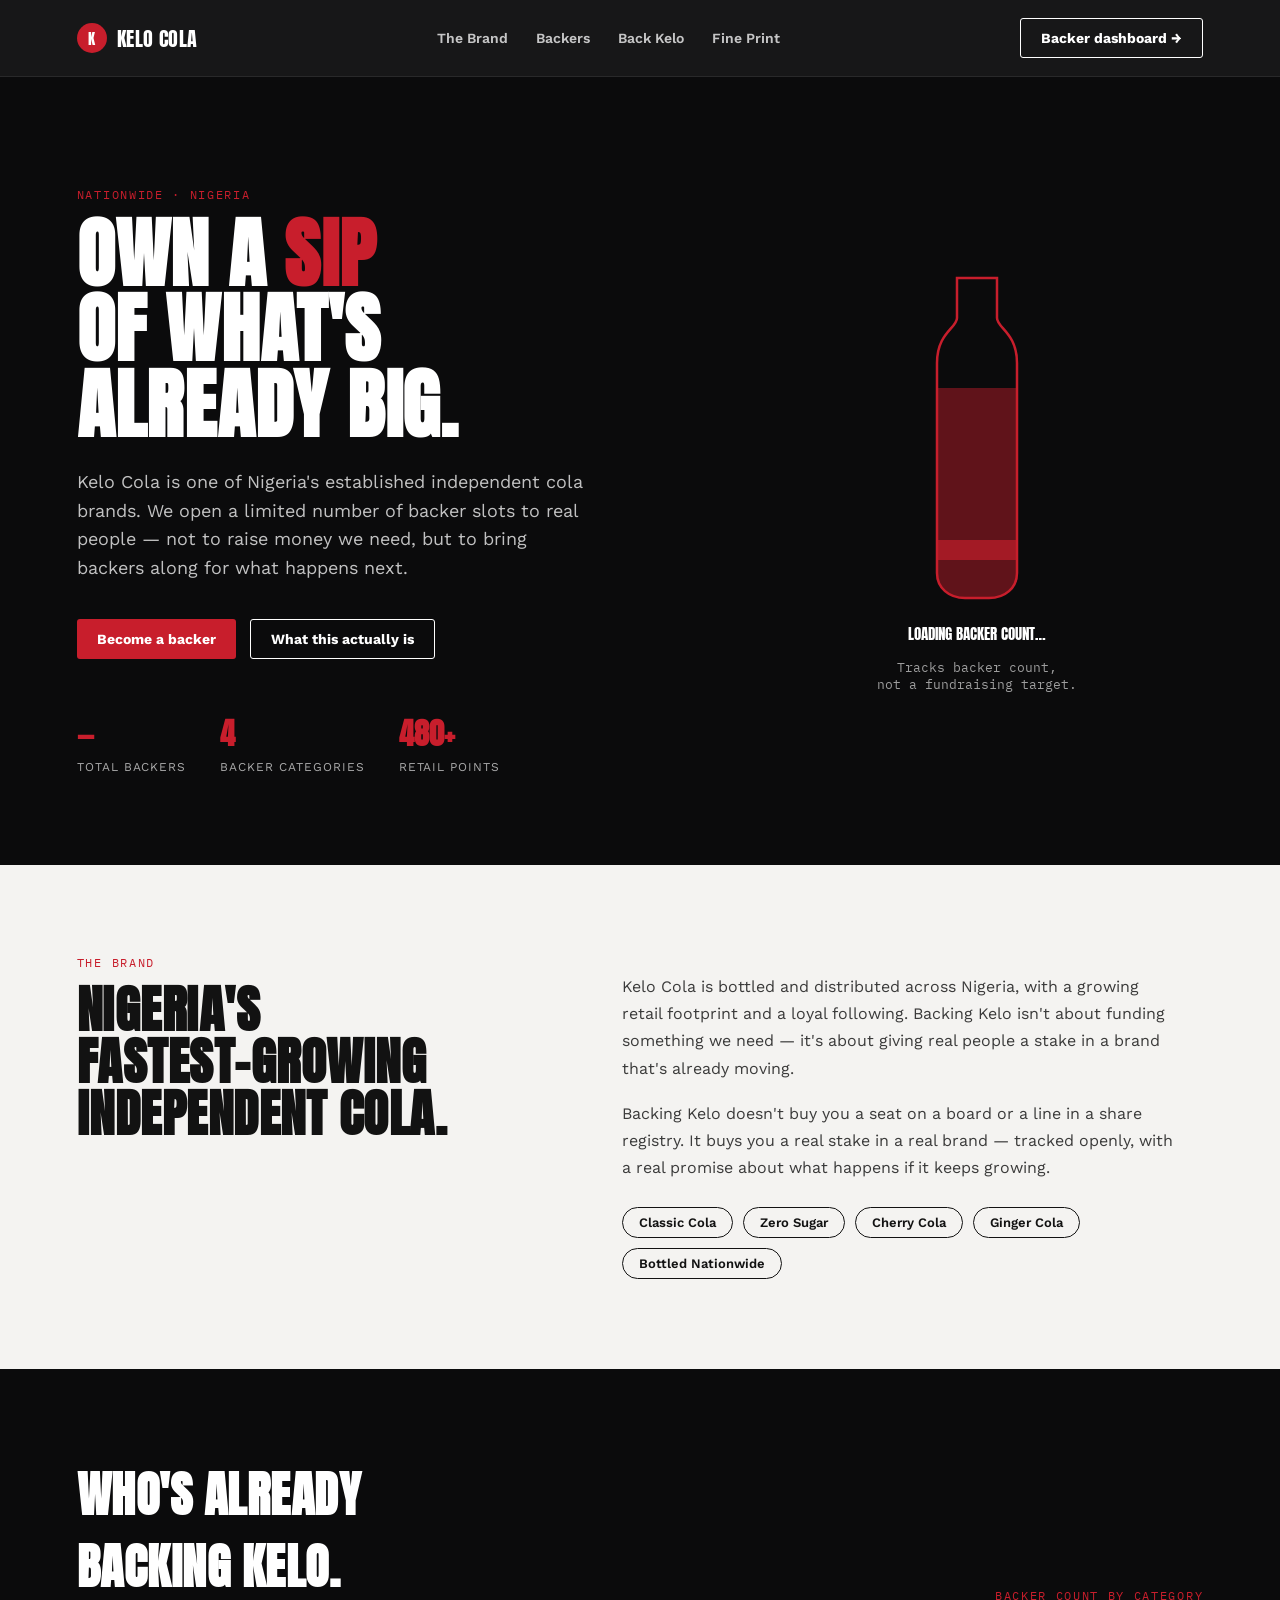
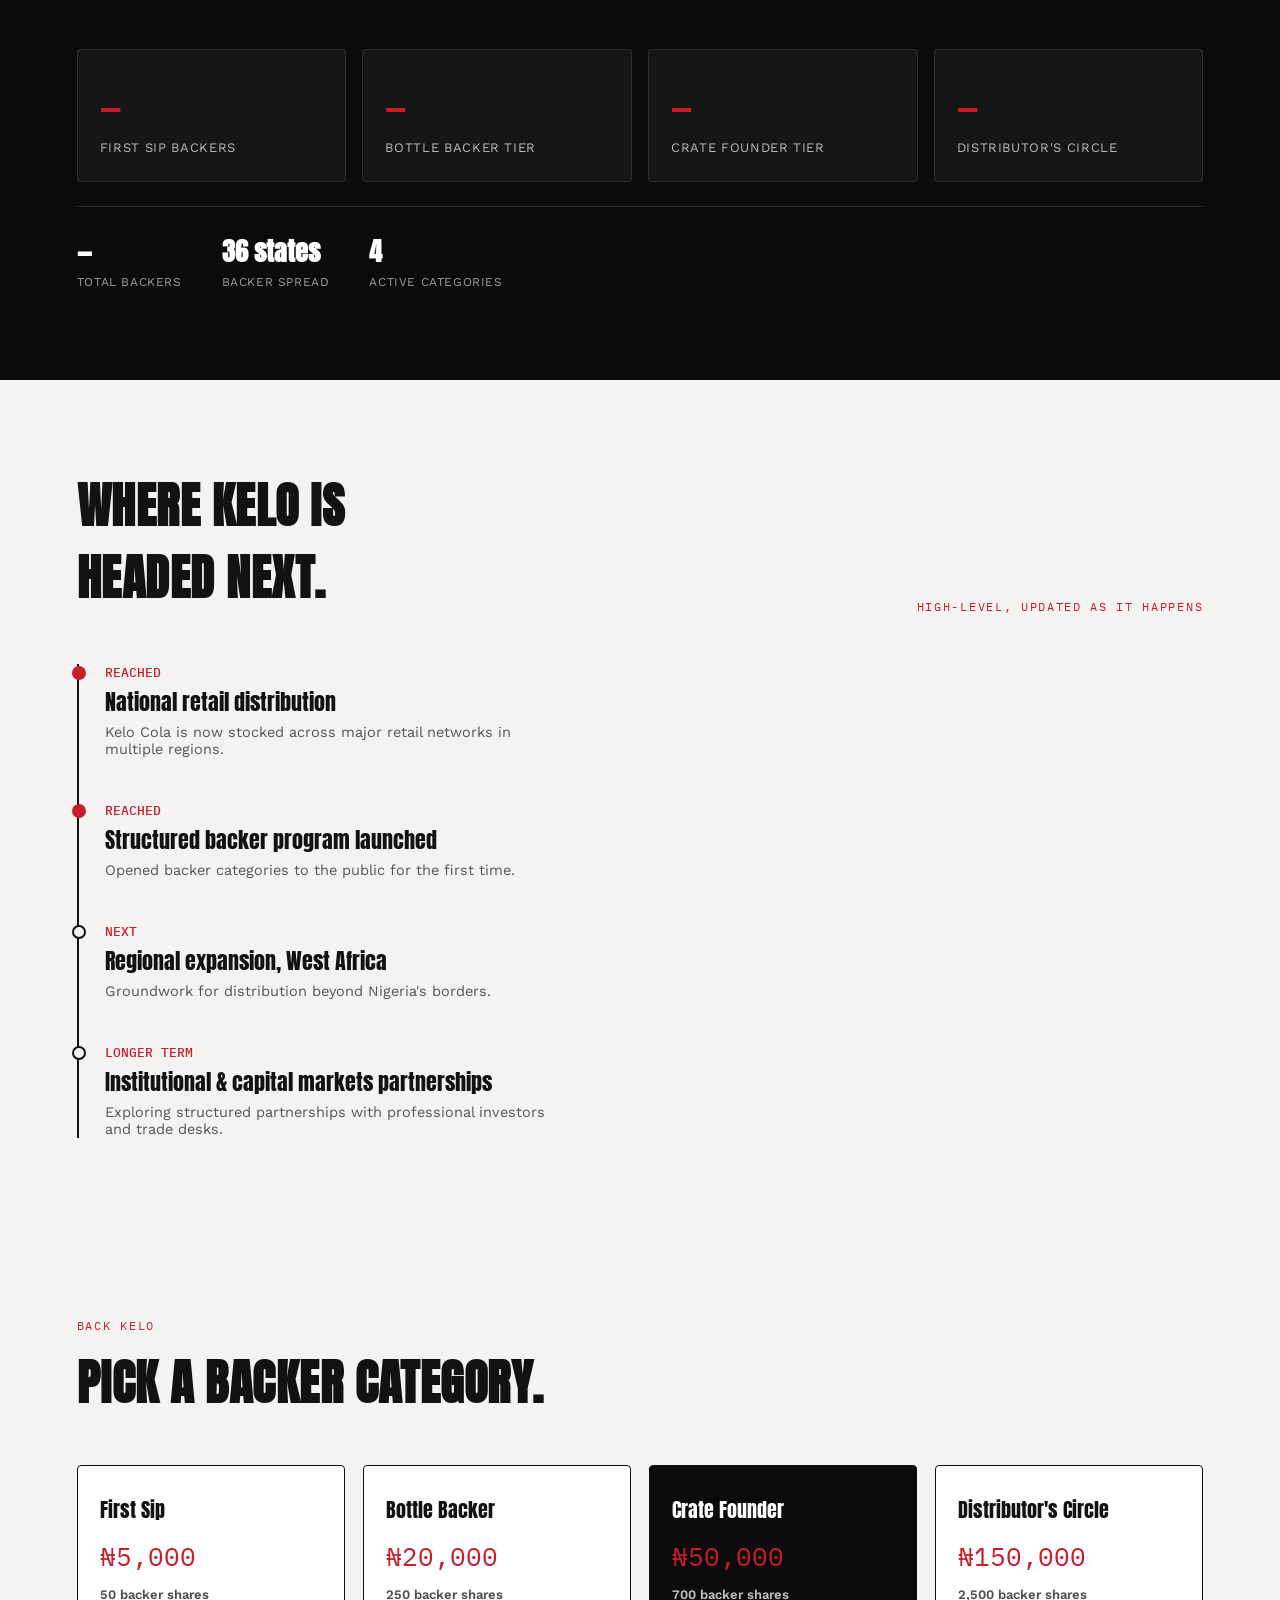
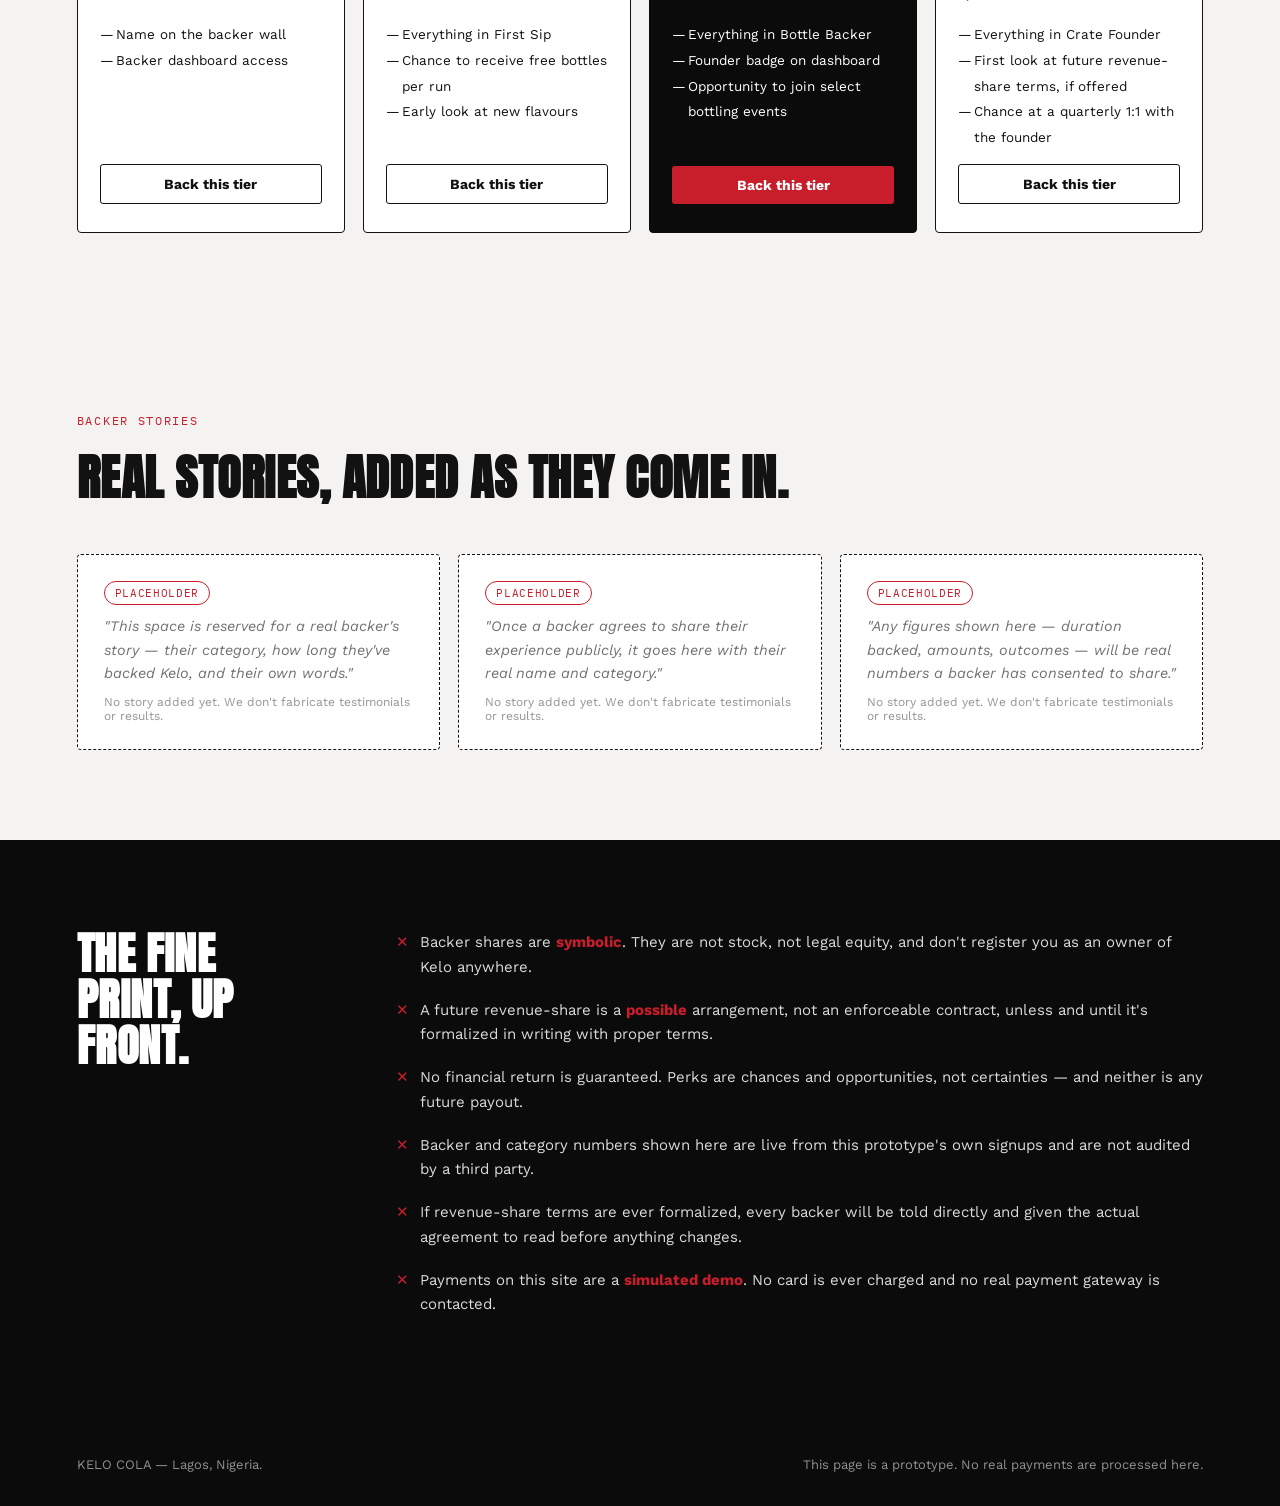
<file: index.html>
<!DOCTYPE html>
<html lang="en">
<head>
<meta charset="UTF-8">
<title>Kelo Cola — Back Kelo</title>
<link rel="stylesheet" href="docs/style.css">
<meta name="viewport" content="width=device-width, initial-scale=1.0">
</head>
<body>

<div id="site">
  <div class="topbar">
    <div class="brand">
      <div class="mark"><span>K</span></div>
      <div class="brand-name">KELO COLA</div>
    </div>
    <div class="navlinks">
      <a href="#about">The Brand</a>
      <a href="#stats">Backers</a>
      <a href="#tiers">Back Kelo</a>
      <a href="#honesty">Fine Print</a>
    </div>
    <button class="btn btn-ghost" onclick="openAuth('dash')">Backer dashboard →</button>
  </div>

  <section class="hero">
    <div>
      <span class="eyebrow">Nationwide · Nigeria</span>
      <h1 class="display">Own a <em>sip</em><br>of what's<br>already big.</h1>
      <p class="lede">Kelo Cola is one of Nigeria's established independent cola brands. We open a limited number of backer slots to real people — not to raise money we need, but to bring backers along for what happens next.</p>
      <div class="cta-row">
        <button class="btn btn-primary" onclick="document.getElementById('tiers').scrollIntoView()">Become a backer</button>
        <button class="btn btn-ghost" onclick="document.getElementById('honesty').scrollIntoView()">What this actually is</button>
      </div>
      <div class="hero-stats">
        <div class="stat"><b id="statTotalBackers">—</b><span>Total backers</span></div>
        <div class="stat"><b>4</b><span>Backer categories</span></div>
        <div class="stat"><b>480+</b><span>Retail points</span></div>
      </div>
    </div>
    <div class="gauge-wrap">
      <svg id="bottle" width="180" height="340" viewBox="0 0 180 340">
        <defs>
          <clipPath id="bottleClip">
            <path d="M70,10 h40 v40 c0,10 20,15 20,45 v210 c0,15 -12,25 -28,25 h-24 c-16,0 -28,-10 -28,-25 v-210 c0,-30 20,-35 20,-45 z"/>
          </clipPath>
        </defs>
        <path d="M70,10 h40 v40 c0,10 20,15 20,45 v210 c0,15 -12,25 -28,25 h-24 c-16,0 -28,-10 -28,-25 v-210 c0,-30 20,-35 20,-45 z"
              fill="none" stroke="var(--red)" stroke-width="2.5"/>
        <g clip-path="url(#bottleClip)">
          <rect class="fill-rect" x="0" y="60" width="180" height="340" fill="#C81E2C" fill-opacity="0.45"
                style="transform:translateY(206px)"/>
          <rect class="wave" x="0" y="272" width="360" height="20" fill="#C81E2C" fill-opacity="0.65"/>
        </g>
      </svg>
      <div class="goal-pct" id="bottleCaption">LOADING BACKER COUNT…</div>
      <div class="gauge-label">Tracks backer count,<br>not a fundraising target.</div>
    </div>
  </section>

  <section class="about" id="about">
    <div>
      <span class="eyebrow">The Brand</span>
      <h2 class="display">Nigeria's<br>fastest-growing<br>independent cola.</h2>
    </div>
    <div class="about-copy">
      <p>Kelo Cola is bottled and distributed across Nigeria, with a growing retail footprint and a loyal following. Backing Kelo isn't about funding something we need — it's about giving real people a stake in a brand that's already moving.</p>
      <p>Backing Kelo doesn't buy you a seat on a board or a line in a share registry. It buys you a real stake in a real brand — tracked openly, with a real promise about what happens if it keeps growing.</p>
      <div class="ingredient-row">
        <span class="chip">Classic Cola</span>
        <span class="chip">Zero Sugar</span>
        <span class="chip">Cherry Cola</span>
        <span class="chip">Ginger Cola</span>
        <span class="chip">Bottled Nationwide</span>
      </div>
    </div>
  </section>

  <section class="stats-section" id="stats">
    <div class="stats-head">
      <h2 class="display">Who's already<br>backing Kelo.</h2>
      <span class="eyebrow" style="margin:0;">Backer count by category</span>
    </div>
    <div class="cat-grid">
      <div class="cat-card">
        <div class="cat-num" id="catFirstSip">—</div>
        <div class="cat-label">First Sip backers</div>
      </div>
      <div class="cat-card">
        <div class="cat-num" id="catBottleBacker">—</div>
        <div class="cat-label">Bottle Backer tier</div>
      </div>
      <div class="cat-card">
        <div class="cat-num" id="catCrateFounder">—</div>
        <div class="cat-label">Crate Founder tier</div>
      </div>
      <div class="cat-card">
        <div class="cat-num" id="catDistributorsCircle">—</div>
        <div class="cat-label">Distributor's Circle</div>
      </div>
    </div>
    <div class="cat-total">
      <div class="t"><b id="catTotal">—</b><span>Total backers</span></div>
      <div class="t"><b>36 states</b><span>Backer spread</span></div>
      <div class="t"><b>4</b><span>Active categories</span></div>
    </div>
  </section>

  <section class="milestones" id="phases">
    <div class="m-head">
      <h2 class="display">Where Kelo is<br>headed next.</h2>
      <span class="eyebrow" style="margin:0;">High-level, updated as it happens</span>
    </div>
    <div class="m-track">
      <div class="m-item done">
        <div class="m-dot"></div>
        <div class="m-amt">REACHED</div>
        <div class="m-title">National retail distribution</div>
        <div class="m-desc">Kelo Cola is now stocked across major retail networks in multiple regions.</div>
      </div>
      <div class="m-item done">
        <div class="m-dot"></div>
        <div class="m-amt">REACHED</div>
        <div class="m-title">Structured backer program launched</div>
        <div class="m-desc">Opened backer categories to the public for the first time.</div>
      </div>
      <div class="m-item">
        <div class="m-dot"></div>
        <div class="m-amt">NEXT</div>
        <div class="m-title">Regional expansion, West Africa</div>
        <div class="m-desc">Groundwork for distribution beyond Nigeria's borders.</div>
      </div>
      <div class="m-item">
        <div class="m-dot"></div>
        <div class="m-amt">LONGER TERM</div>
        <div class="m-title">Institutional & capital markets partnerships</div>
        <div class="m-desc">Exploring structured partnerships with professional investors and trade desks.</div>
      </div>
    </div>
  </section>

  <section id="tiers">
    <span class="eyebrow">Back Kelo</span>
    <h2 class="display" style="font-size:clamp(30px,4vw,48px);">Pick a backer category.</h2>
    <div class="tier-grid">
      <div class="tier-card">
        <div class="tier-name">First Sip</div>
        <div class="tier-price">₦5,000</div>
        <div class="tier-shares">50 backer shares</div>
        <ul class="tier-perks">
          <li>Name on the backer wall</li>
          <li>Backer dashboard access</li>
        </ul>
        <button class="btn btn-ghost-dark" data-tier="First Sip" onclick="openAuth('back', this.dataset.tier)">Back this tier</button>
      </div>
      <div class="tier-card">
        <div class="tier-name">Bottle Backer</div>
        <div class="tier-price">₦20,000</div>
        <div class="tier-shares">250 backer shares</div>
        <ul class="tier-perks">
          <li>Everything in First Sip</li>
          <li>Chance to receive free bottles per run</li>
          <li>Early look at new flavours</li>
        </ul>
        <button class="btn btn-ghost-dark" data-tier="Bottle Backer" onclick="openAuth('back', this.dataset.tier)">Back this tier</button>
      </div>
      <div class="tier-card hi">
        <div class="tier-name">Crate Founder</div>
        <div class="tier-price">₦50,000</div>
        <div class="tier-shares">700 backer shares</div>
        <ul class="tier-perks">
          <li>Everything in Bottle Backer</li>
          <li>Founder badge on dashboard</li>
          <li>Opportunity to join select bottling events</li>
        </ul>
        <button class="btn btn-primary" data-tier="Crate Founder" onclick="openAuth('back', this.dataset.tier)">Back this tier</button>
      </div>
      <div class="tier-card">
        <div class="tier-name">Distributor's Circle</div>
        <div class="tier-price">₦150,000</div>
        <div class="tier-shares">2,500 backer shares</div>
        <ul class="tier-perks">
          <li>Everything in Crate Founder</li>
          <li>First look at future revenue-share terms, if offered</li>
          <li>Chance at a quarterly 1:1 with the founder</li>
        </ul>
        <button class="btn btn-ghost-dark" data-tier="Distributor's Circle" onclick="openAuth('back', this.dataset.tier)">Back this tier</button>
      </div>
    </div>
  </section>

  <section class="spotlights" id="spotlights">
    <span class="eyebrow">Backer stories</span>
    <h2 class="display" style="font-size:clamp(30px,4vw,48px);">Real stories, added as they come in.</h2>
    <div class="spot-grid">
      <div class="spot-card">
        <div class="spot-tag">Placeholder</div>
        <div class="spot-quote">"This space is reserved for a real backer's story — their category, how long they've backed Kelo, and their own words."</div>
        <div class="spot-note">No story added yet. We don't fabricate testimonials or results.</div>
      </div>
      <div class="spot-card">
        <div class="spot-tag">Placeholder</div>
        <div class="spot-quote">"Once a backer agrees to share their experience publicly, it goes here with their real name and category."</div>
        <div class="spot-note">No story added yet. We don't fabricate testimonials or results.</div>
      </div>
      <div class="spot-card">
        <div class="spot-tag">Placeholder</div>
        <div class="spot-quote">"Any figures shown here — duration backed, amounts, outcomes — will be real numbers a backer has consented to share."</div>
        <div class="spot-note">No story added yet. We don't fabricate testimonials or results.</div>
      </div>
    </div>
  </section>

  <section class="honesty" id="honesty">
    <div class="honesty-inner">
      <h2 class="display">The fine<br>print, up<br>front.</h2>
      <ul>
        <li>Backer shares are <b>symbolic</b>. They are not stock, not legal equity, and don't register you as an owner of Kelo anywhere.</li>
        <li>A future revenue-share is a <b>possible</b> arrangement, not an enforceable contract, unless and until it's formalized in writing with proper terms.</li>
        <li>No financial return is guaranteed. Perks are chances and opportunities, not certainties — and neither is any future payout.</li>
        <li>Backer and category numbers shown here are live from this prototype's own signups and are not audited by a third party.</li>
        <li>If revenue-share terms are ever formalized, every backer will be told directly and given the actual agreement to read before anything changes.</li>
        <li>Payments on this site are a <b>simulated demo</b>. No card is ever charged and no real payment gateway is contacted.</li>
      </ul>
    </div>
  </section>

  <footer>
    <div>KELO COLA — Lagos, Nigeria.</div>
    <div>This page is a prototype. No real payments are processed here.</div>
  </footer>
</div>

<div id="dash">
  <div class="dash-topbar">
    <div>
      <div class="who" id="dashName">Welcome back</div>
      <div class="sub" id="dashSub">—</div>
    </div>
    <div style="display:flex; gap:10px;" >
      <button class="btn btn-ghost" onclick="showSite()">← Back to Kelo site</button>
      <button class="btn btn-ghost" onclick="logout()">Log out</button>
      <button class="btn btn-ghost" style="justify-content: flex-end;" onclick="withdrawFunds()">Withdraw Earnings</button>
    </div>
  </div>

  <div class="dash-body">

    <div id="dashNoTier" class="card" style="grid-column:1/-1; display:none;">
      <h3>YOU HAVEN'T BACKED A TIER YET</h3>
      <p style="font-size:14px; line-height:1.7; color:rgba(18,18,18,0.75); margin-bottom:18px;">
        Pick a backer category and this dashboard will fill in with your real shares, amount backed, and projection.
      </p>
      <button class="btn btn-primary" onclick="showSite(); document.getElementById('tiers').scrollIntoView();">Choose a tier</button>
    </div>

    <div id="dashHasTier" style="display:contents;">
      <div class="card" style="grid-column:1/-1;">
        <h3>YOUR TOTALS, ACROSS ALL BACKINGS</h3>
        <div class="value-row" style="margin-top:6px;">
          <div class="v"><b id="totShares">0</b><span>Total shares</span></div>
          <div class="v"><b id="totAmount">₦0</b><span>Total amount backed</span></div>
          <div class="v"><b id="totProjected7">₦0</b><span>Projected value, 7 days</span></div>
          <div class="v"><b id="totProjected30">₦0</b><span>Projected value, 30 days</span></div>
        </div>
      </div>

      <div class="backing-grid" id="backingGrid" style="grid-column:1/-1;"></div>

      <div class="card">
        <h3>WHAT HAPPENS NEXT</h3>
        <p style="font-size:14px; line-height:1.7; color:rgba(18,18,18,0.75);">
          If Kelo formalizes revenue-share terms, backers at your tier or above will see draft terms here first, before anything is signed. Until then, this dashboard tracks backer status only — it is not a payout.
        </p>
      </div>
    </div>


    <div class="disclaimer-box">
      <b>Reminder:</b> everything on this dashboard — shares, "projected value," and growth bars — is illustrative. It reflects backer status and category progress only. It is not a real financial instrument, doesn't trade anywhere, and creates no legal claim on Kelo's revenue or assets unless and until a formal agreement is signed with you directly.
    </div>
  </div>
  
  <section id="tiers">
      <span class="eyebrow">Back Kelo</span>
      <h2 class="display" style="font-size:clamp(30px,4vw,48px);">Pick a backer category.</h2>
      <div class="tier-grid">
        <div class="tier-card">
          <div class="tier-name">First Sip</div>
          <div class="tier-price">₦5,000</div>
          <div class="tier-shares">50 backer shares</div>
          <ul class="tier-perks">
            <li>Name on the backer wall</li>
            <li>Backer dashboard access</li>
          </ul>
          <button class="btn btn-ghost-dark" data-tier="First Sip" onclick="openAuth('back', this.dataset.tier)">Back this tier</button>
        </div>
        <div class="tier-card">
          <div class="tier-name">Bottle Backer</div>
          <div class="tier-price">₦20,000</div>
          <div class="tier-shares">250 backer shares</div>
          <ul class="tier-perks">
            <li>Everything in First Sip</li>
            <li>Chance to receive free bottles per run</li>
            <li>Early look at new flavours</li>
          </ul>
          <button class="btn btn-ghost-dark" data-tier="Bottle Backer" onclick="openAuth('back', this.dataset.tier)">Back this tier</button>
        </div>
        <div class="tier-card hi">
          <div class="tier-name">Crate Founder</div>
          <div class="tier-price">₦50,000</div>
          <div class="tier-shares">700 backer shares</div>
          <ul class="tier-perks">
            <li>Everything in Bottle Backer</li>
            <li>Founder badge on dashboard</li>
            <li>Opportunity to join select bottling events</li>
          </ul>
          <button class="btn btn-primary" data-tier="Crate Founder" onclick="openAuth('back', this.dataset.tier)">Back this tier</button>
        </div>
        <div class="tier-card">
          <div class="tier-name">Distributor's Circle</div>
          <div class="tier-price">₦150,000</div>
          <div class="tier-shares">2,500 backer shares</div>
          <ul class="tier-perks">
            <li>Everything in Crate Founder</li>
            <li>First look at future revenue-share terms, if offered</li>
            <li>Chance at a quarterly 1:1 with the founder</li>
          </ul>
          <button class="btn btn-ghost-dark" data-tier="Distributor's Circle" onclick="openAuth('back', this.dataset.tier)">Back this tier</button>
        </div>
      </div>
    </section>

</div>

<!-- ================= SIGN UP MODAL (separate element from Log in) ================= -->
<div class="modal-overlay" id="signupOverlay">
  <div class="modal-box">
    <button class="modal-close" onclick="closeSignup()">✕</button>
    <h3>Create your backer account</h3>
    <div class="sub-copy">You'll need an account before backing Kelo or viewing the dashboard.</div>
    <div class="form-error" id="signupError"></div>
    <form id="signupForm" onsubmit="submitSignup(event)">
      <div class="field">
        <label>Full name</label>
        <input type="text" id="signupName" placeholder="e.g. Ada Obi" required>
      </div>
      <div class="field">
        <label>Email</label>
        <input type="email" id="signupEmail" placeholder="you@example.com" required>
      </div>
      <div class="field">
        <label>Phone number</label>
        <input type="tel" id="signupPhone" placeholder="080..." required>
      </div>
      <div class="field">
        <label>Password</label>
        <input type="password" id="signupPassword" placeholder="At least 6 characters" minlength="6" required>
      </div>
      <button class="btn btn-primary" type="submit" id="signupSubmitBtn">Create account & continue</button>
    </form>
    <div class="modal-fine">Already backing Kelo? <a href="#" onclick="switchToLogin(); return false;">Log in instead</a></div>
  </div>
</div>

<!-- ================= LOG IN MODAL (separate element from Sign up) ================= -->
<div class="modal-overlay" id="loginOverlay">
  <div class="modal-box">
    <button class="modal-close" onclick="closeLogin()">✕</button>
    <h3>Log in to Kelo</h3>
    <div class="sub-copy">Enter your details to access your backer dashboard.</div>
    <div class="form-error" id="loginError"></div>
    <form id="loginForm" onsubmit="submitLogin(event)">
      <div class="field">
        <label>Email</label>
        <input type="email" id="loginEmail" placeholder="you@example.com" required>
      </div>
      <div class="field">
        <label>Password</label>
        <input type="password" id="loginPassword" placeholder="Your password" required>
      </div>
      <button class="btn btn-primary" type="submit" id="loginSubmitBtn">Log in & continue</button>
    </form>
    <div class="modal-fine">New here? <a href="#" onclick="switchToSignup(); return false;">Create an account</a></div>
  </div>
</div>

<!-- ================= PAYMENT MODAL (simulated Stripe-style checkout, demo only) ================= -->
<div class="modal-overlay" id="paymentOverlay">
  <div class="modal-box pay-box">
    <button class="modal-close" onclick="closePayment()">✕</button>

    <div class="pay-badge">
      <span class="pay-dot"></span> SIMULATED CHECKOUT · NO REAL CHARGE
    </div>
    <h3 id="paySummaryTier">Back a tier</h3>
    <div class="sub-copy" id="paySummarySub">—</div>

    <div class="pay-summary" id="paySummaryBox"></div>

    <div id="payFormStage">
      <div class="form-error" id="payError"></div>
      <form id="paymentForm" onsubmit="submitPayment(event)">
        <div class="field">
          <label>Name on card</label>
          <input type="text" id="payName" placeholder="e.g. Ada Obi" required>
        </div>
        <div class="field">
          <label>Card number</label>
          <input type="text" id="payCardNumber" placeholder="4242 4242 4242 4242" inputmode="numeric" maxlength="19" required>
        </div>
        <div class="field-row">
          <div class="field">
            <label>Expiry</label>
            <input type="text" id="payExpiry" placeholder="MM/YY" inputmode="numeric" maxlength="5" required>
          </div>
          <div class="field">
            <label>CVC</label>
            <input type="text" id="payCvc" placeholder="123" inputmode="numeric" maxlength="4" required>
          </div>
        </div>
        <button class="btn btn-primary" type="submit" id="paySubmitBtn">Pay now </button>
        <div class="pay-fineprint">This is a demo checkout. No card network is contacted and no money moves. Any card details entered here are never sent anywhere or stored.</div>
      </form>
    </div>

    <div id="payProcessingStage" class="pay-stage" style="display:none;">
      <div class="pay-spinner"></div>
      <div class="pay-stage-title">Processing simulated payment…</div>
      <div class="pay-stage-sub">This is a demo — nothing is actually being charged.</div>
    </div>

    <div id="paySuccessStage" class="pay-stage" style="display:none;">
      <div class="pay-check">✓</div>
      <div class="pay-stage-title">Payment confirmed (simulated)</div>
      <div class="pay-stage-sub" id="paySuccessSub">Adding your shares to your dashboard…</div>
    </div>
  </div>
</div>

<!-- WITHDRAWAL MODAL -->
<div id="withdrawalOverlay" class="withdrawal-overlay">

  <div class="withdrawal-modal">

    <button
      type="button"
      class="withdrawal-close"
      onclick="closeWithdrawalModal()"
    >
      &times;
    </button>

    <div class="withdrawal-header">

      <span class="withdrawal-eyebrow">
        WITHDRAWAL
      </span>

      <h2>
        Your Backing Balance
      </h2>

      <p>
        View your current projected balance
        and withdrawal eligibility.
      </p>

    </div>

    <!-- BALANCE -->

    <div class="withdrawal-balance-card">

      <span class="balance-label">
        CURRENT BALANCE
      </span>

      <strong id="withdrawCurrentBalance">
        ₦0
      </strong>

      <div class="balance-growth">

        <span>
          Original:
          <b id="withdrawOriginalAmount">
            ₦0
          </b>
        </span>

        <span>
          Growth:
          <b id="withdrawGrowthAmount">
            ₦0
          </b>
        </span>

      </div>

    </div>


    <!-- COUNTDOWN -->

    <div
      id="withdrawCountdownBox"
      class="withdraw-countdown-box"
    >

      <span class="countdown-label">
        WITHDRAWAL AVAILABLE IN
      </span>

      <div
        id="withdrawCountdown"
        class="withdraw-countdown"
      >
        0d 00h 00m 00s
      </div>

      <p id="withdrawEligibilityText">
        Your funds are currently locked.
      </p>

    </div>


    <!-- AVAILABLE MESSAGE -->

    <div
      id="withdrawAvailableBox"
      class="withdraw-available-box"
      style="display:none;"
    >

      <span class="available-icon">
        ✓
      </span>

      <div>

        <strong>
          Withdrawal available
        </strong>

        <p>
          Your eligible balance is ready
          to be requested.
        </p>

      </div>

    </div>


    <!-- BACKINGS -->

    <div class="withdrawal-section">

      <h3>
        Your Backings
      </h3>

      <div id="withdrawBackingList">
        <!-- JS inserts backing cards here -->
      </div>

    </div>


    <!-- ACTION -->

    <button
      id="withdrawConfirmButton"
      class="withdraw-confirm-button"
      type="button"
      onclick="withdrawFunds()"
      disabled
    >
      Request Withdrawal
    </button>

    <p
      id="withdrawModalMessage"
      class="withdraw-modal-message"
    ></p>

  </div>

</div>

<script src="docs/script.js"></script>
</body>
</html>
</file>
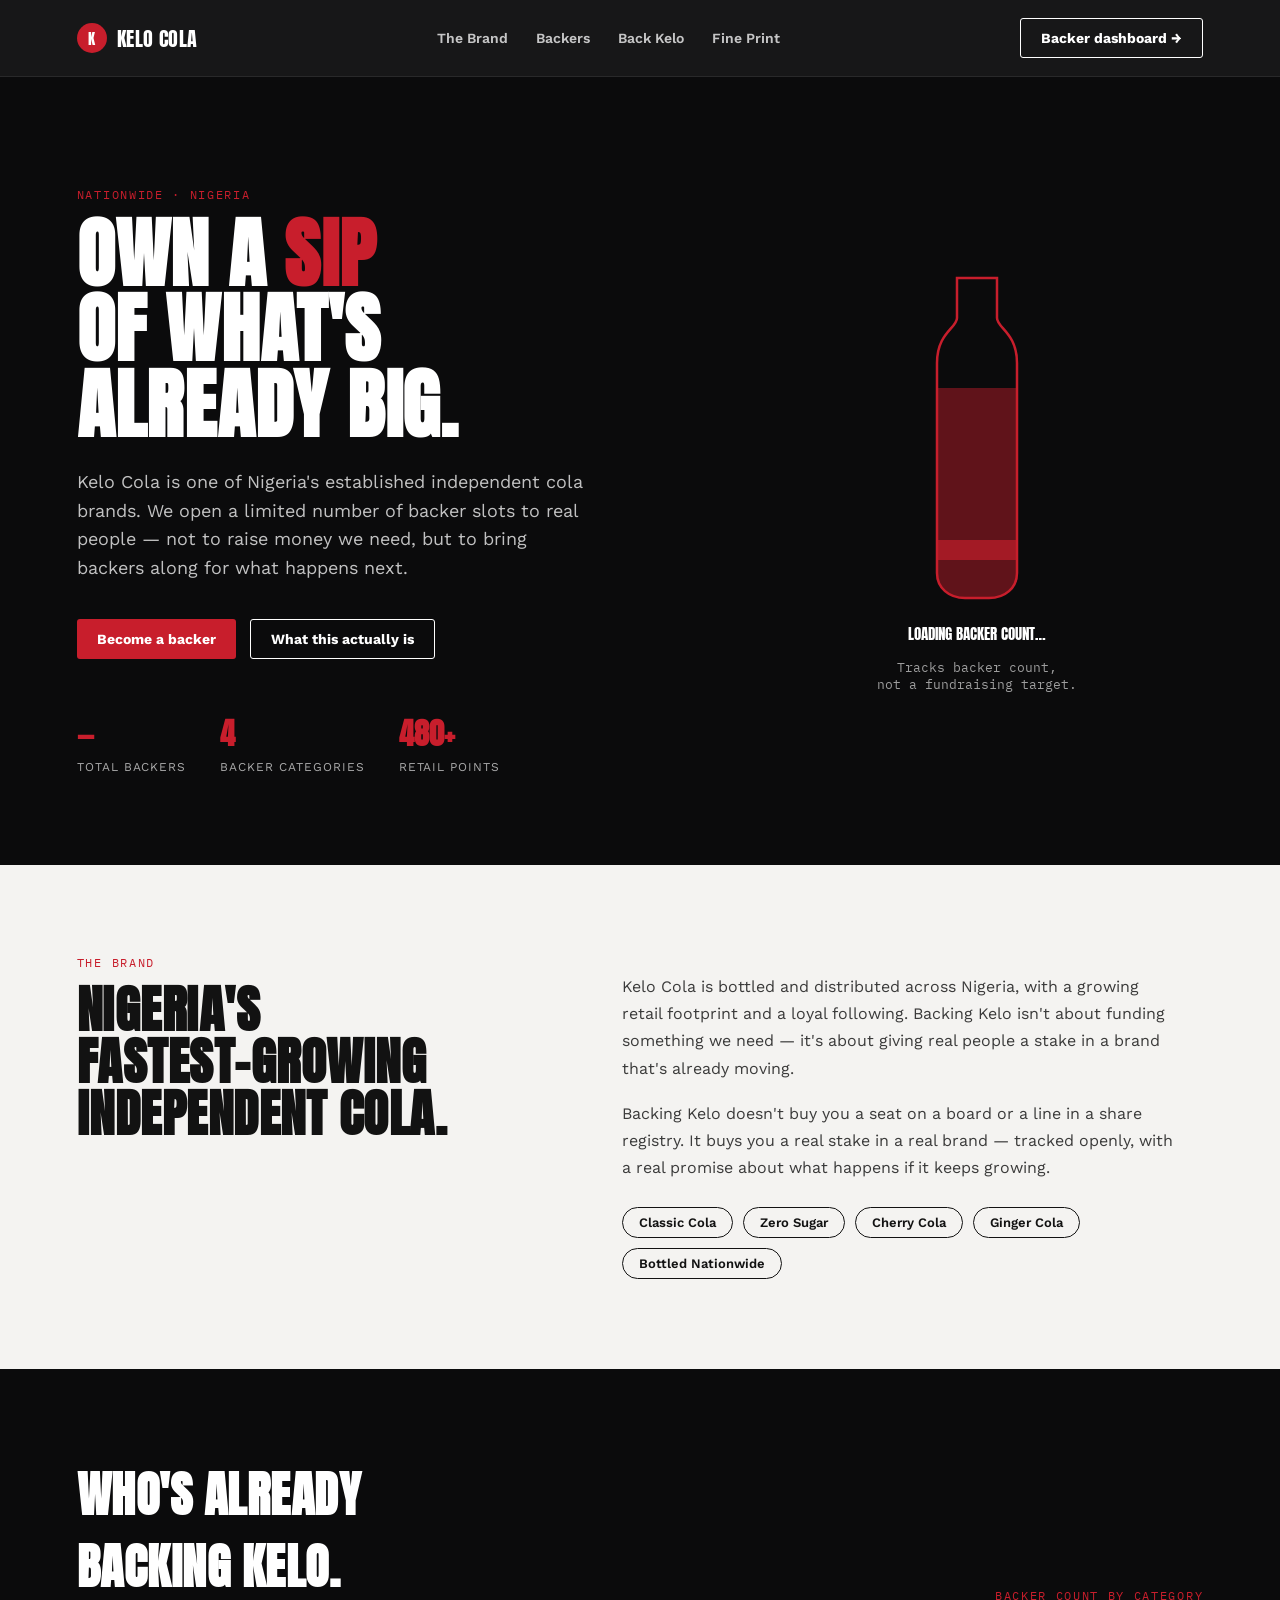
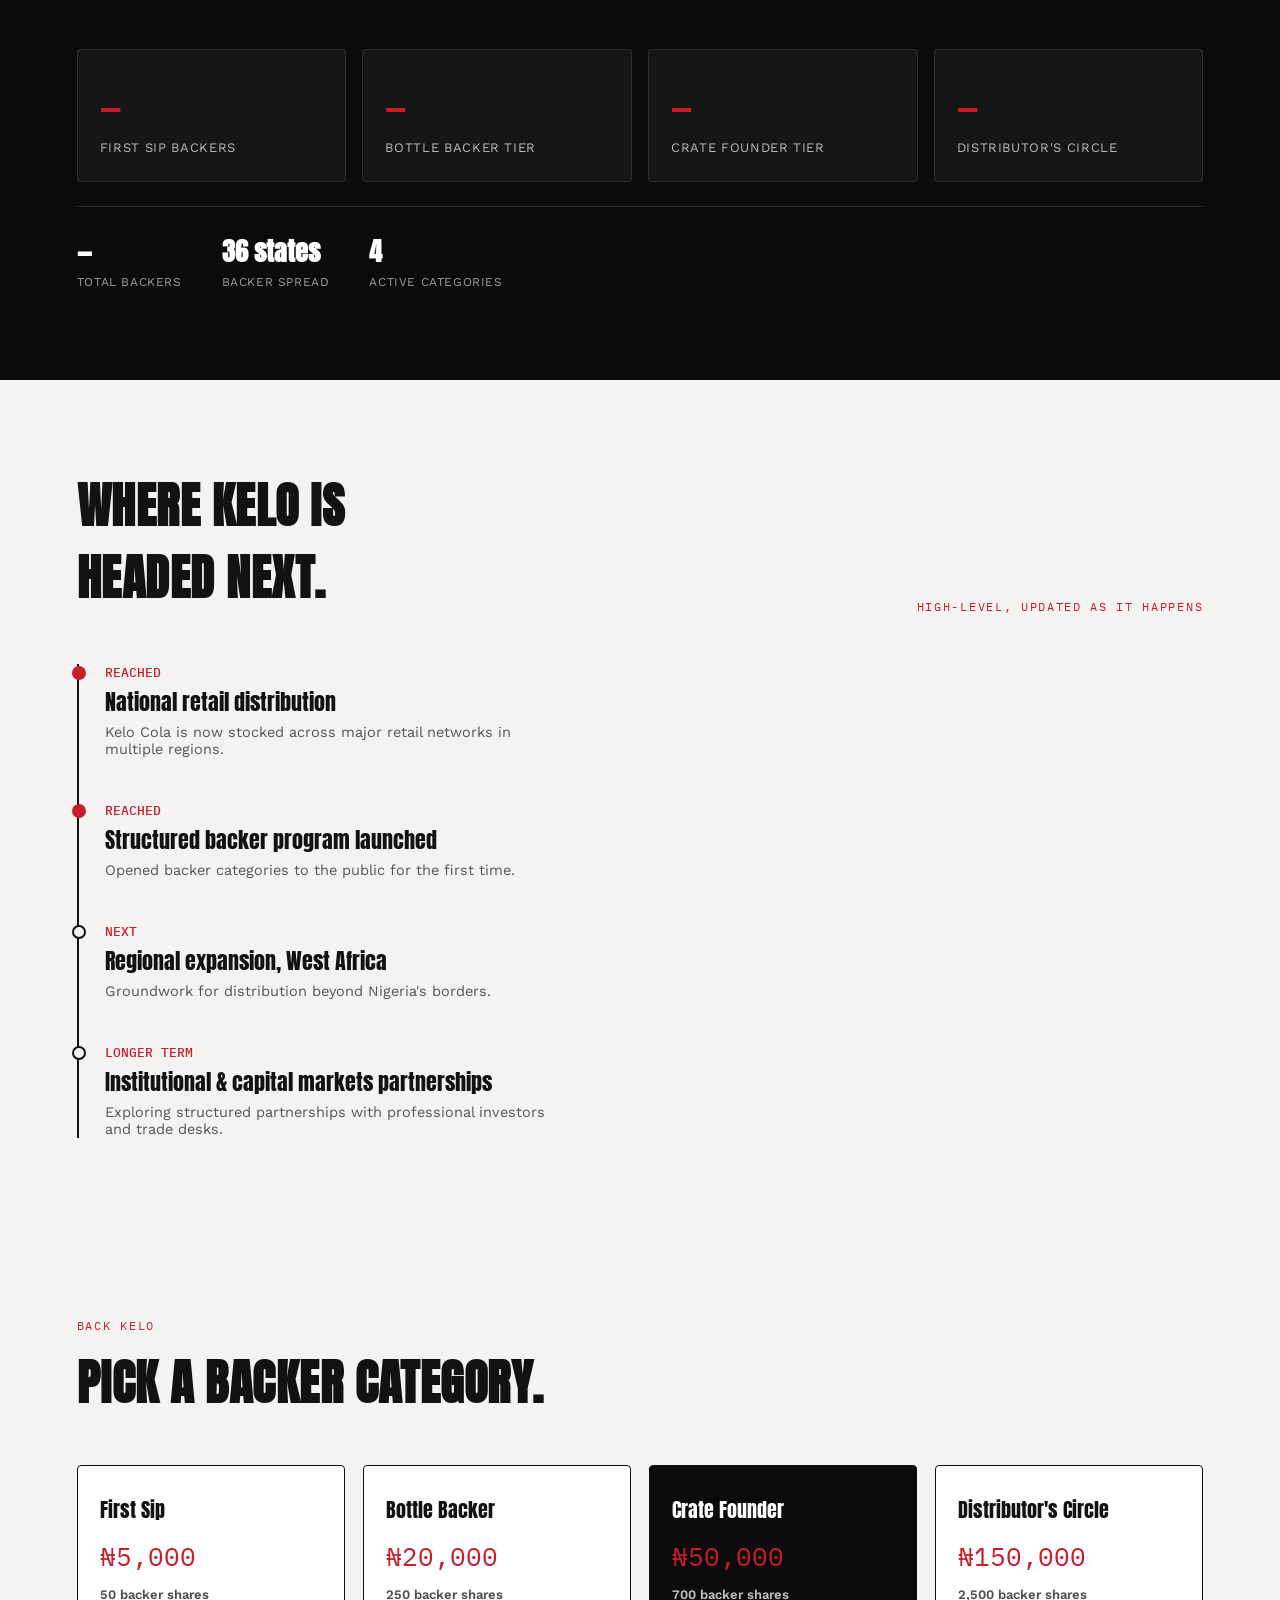
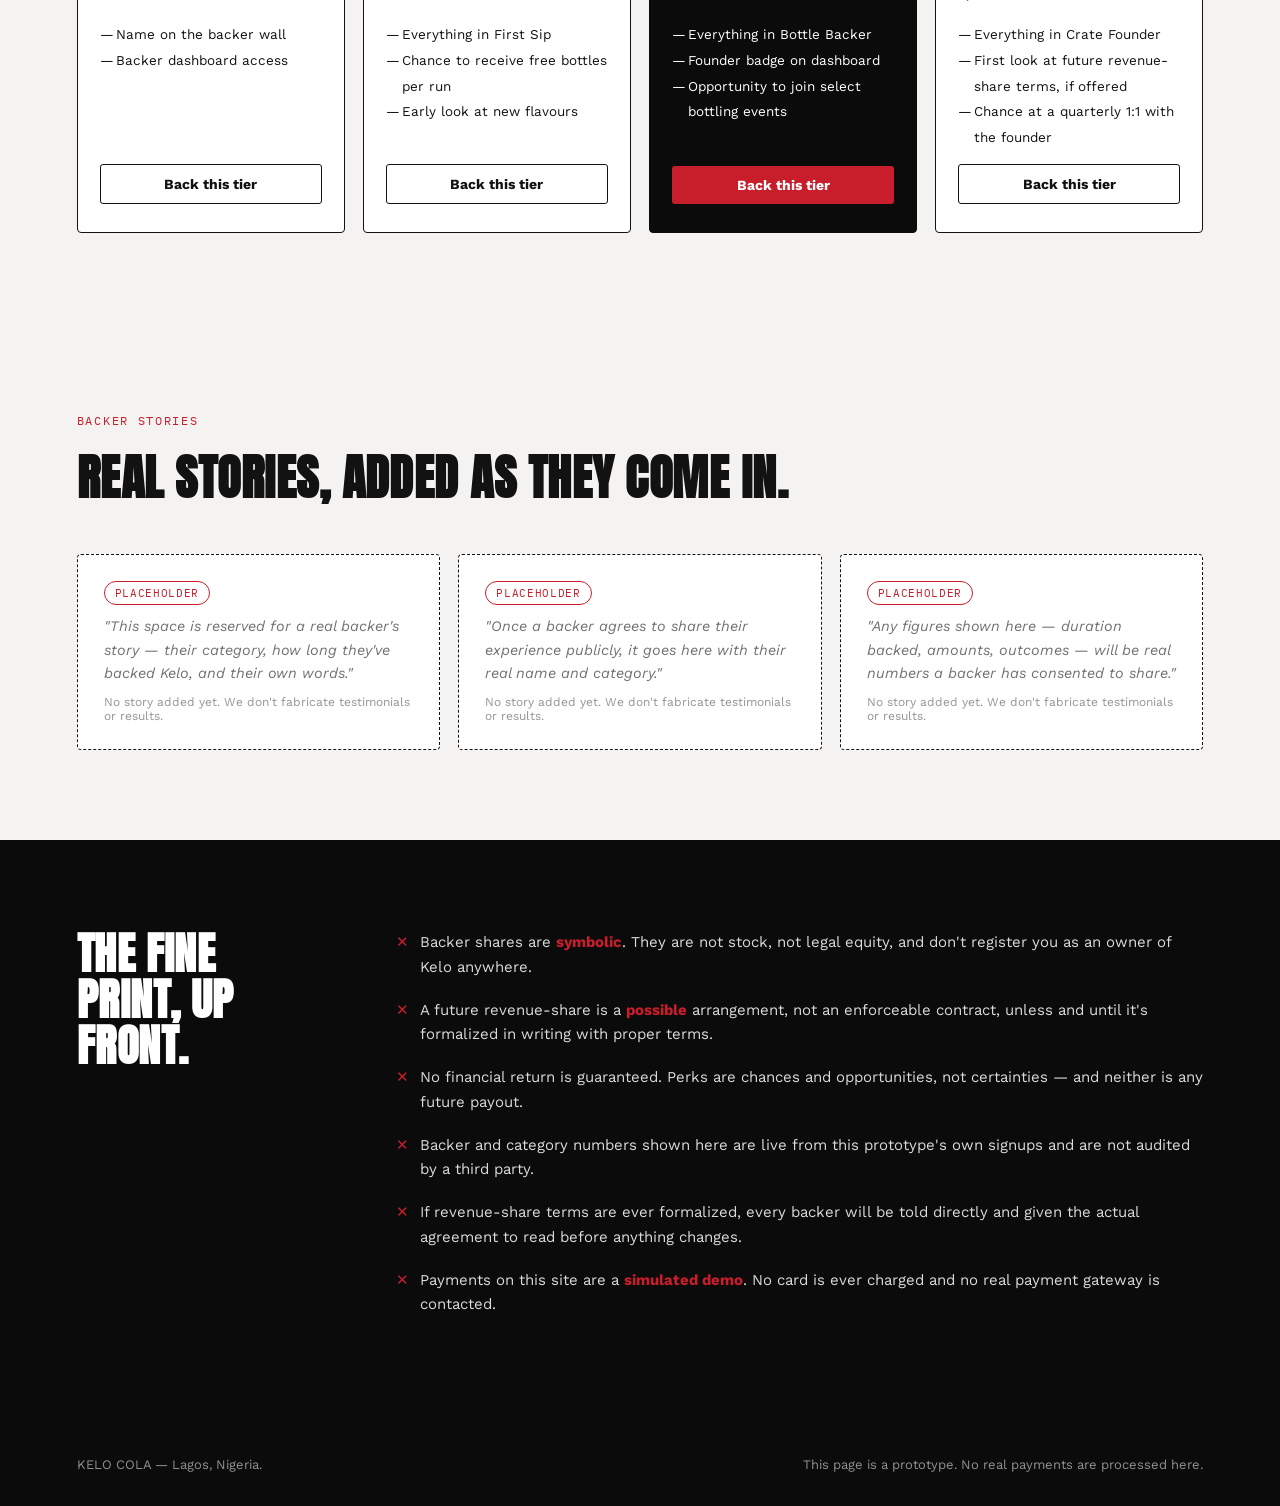
<file: docs/index.html>
<!DOCTYPE html>
<html lang="en">
<head>
<meta charset="UTF-8">
<title>Kelo Cola — Back Kelo</title>
<link rel="stylesheet" href="style.css">
<meta name="viewport" content="width=device-width, initial-scale=1.0">
</head>
<body>

<div id="site">
  <div class="topbar">
    <div class="brand">
      <div class="mark"><span>K</span></div>
      <div class="brand-name">KELO COLA</div>
    </div>
    <div class="navlinks">
      <a href="#about">The Brand</a>
      <a href="#stats">Backers</a>
      <a href="#tiers">Back Kelo</a>
      <a href="#honesty">Fine Print</a>
    </div>
    <button class="btn btn-ghost" onclick="openAuth('dash')">Backer dashboard →</button>
  </div>

  <section class="hero">
    <div>
      <span class="eyebrow">Nationwide · Nigeria</span>
      <h1 class="display">Own a <em>sip</em><br>of what's<br>already big.</h1>
      <p class="lede">Kelo Cola is one of Nigeria's established independent cola brands. We open a limited number of backer slots to real people — not to raise money we need, but to bring backers along for what happens next.</p>
      <div class="cta-row">
        <button class="btn btn-primary" onclick="document.getElementById('tiers').scrollIntoView()">Become a backer</button>
        <button class="btn btn-ghost" onclick="document.getElementById('honesty').scrollIntoView()">What this actually is</button>
      </div>
      <div class="hero-stats">
        <div class="stat"><b id="statTotalBackers">—</b><span>Total backers</span></div>
        <div class="stat"><b>4</b><span>Backer categories</span></div>
        <div class="stat"><b>480+</b><span>Retail points</span></div>
      </div>
    </div>
    <div class="gauge-wrap">
      <svg id="bottle" width="180" height="340" viewBox="0 0 180 340">
        <defs>
          <clipPath id="bottleClip">
            <path d="M70,10 h40 v40 c0,10 20,15 20,45 v210 c0,15 -12,25 -28,25 h-24 c-16,0 -28,-10 -28,-25 v-210 c0,-30 20,-35 20,-45 z"/>
          </clipPath>
        </defs>
        <path d="M70,10 h40 v40 c0,10 20,15 20,45 v210 c0,15 -12,25 -28,25 h-24 c-16,0 -28,-10 -28,-25 v-210 c0,-30 20,-35 20,-45 z"
              fill="none" stroke="var(--red)" stroke-width="2.5"/>
        <g clip-path="url(#bottleClip)">
          <rect class="fill-rect" x="0" y="60" width="180" height="340" fill="#C81E2C" fill-opacity="0.45"
                style="transform:translateY(206px)"/>
          <rect class="wave" x="0" y="272" width="360" height="20" fill="#C81E2C" fill-opacity="0.65"/>
        </g>
      </svg>
      <div class="goal-pct" id="bottleCaption">LOADING BACKER COUNT…</div>
      <div class="gauge-label">Tracks backer count,<br>not a fundraising target.</div>
    </div>
  </section>

  <section class="about" id="about">
    <div>
      <span class="eyebrow">The Brand</span>
      <h2 class="display">Nigeria's<br>fastest-growing<br>independent cola.</h2>
    </div>
    <div class="about-copy">
      <p>Kelo Cola is bottled and distributed across Nigeria, with a growing retail footprint and a loyal following. Backing Kelo isn't about funding something we need — it's about giving real people a stake in a brand that's already moving.</p>
      <p>Backing Kelo doesn't buy you a seat on a board or a line in a share registry. It buys you a real stake in a real brand — tracked openly, with a real promise about what happens if it keeps growing.</p>
      <div class="ingredient-row">
        <span class="chip">Classic Cola</span>
        <span class="chip">Zero Sugar</span>
        <span class="chip">Cherry Cola</span>
        <span class="chip">Ginger Cola</span>
        <span class="chip">Bottled Nationwide</span>
      </div>
    </div>
  </section>

  <section class="stats-section" id="stats">
    <div class="stats-head">
      <h2 class="display">Who's already<br>backing Kelo.</h2>
      <span class="eyebrow" style="margin:0;">Backer count by category</span>
    </div>
    <div class="cat-grid">
      <div class="cat-card">
        <div class="cat-num" id="catFirstSip">—</div>
        <div class="cat-label">First Sip backers</div>
      </div>
      <div class="cat-card">
        <div class="cat-num" id="catBottleBacker">—</div>
        <div class="cat-label">Bottle Backer tier</div>
      </div>
      <div class="cat-card">
        <div class="cat-num" id="catCrateFounder">—</div>
        <div class="cat-label">Crate Founder tier</div>
      </div>
      <div class="cat-card">
        <div class="cat-num" id="catDistributorsCircle">—</div>
        <div class="cat-label">Distributor's Circle</div>
      </div>
    </div>
    <div class="cat-total">
      <div class="t"><b id="catTotal">—</b><span>Total backers</span></div>
      <div class="t"><b>36 states</b><span>Backer spread</span></div>
      <div class="t"><b>4</b><span>Active categories</span></div>
    </div>
  </section>

  <section class="milestones" id="phases">
    <div class="m-head">
      <h2 class="display">Where Kelo is<br>headed next.</h2>
      <span class="eyebrow" style="margin:0;">High-level, updated as it happens</span>
    </div>
    <div class="m-track">
      <div class="m-item done">
        <div class="m-dot"></div>
        <div class="m-amt">REACHED</div>
        <div class="m-title">National retail distribution</div>
        <div class="m-desc">Kelo Cola is now stocked across major retail networks in multiple regions.</div>
      </div>
      <div class="m-item done">
        <div class="m-dot"></div>
        <div class="m-amt">REACHED</div>
        <div class="m-title">Structured backer program launched</div>
        <div class="m-desc">Opened backer categories to the public for the first time.</div>
      </div>
      <div class="m-item">
        <div class="m-dot"></div>
        <div class="m-amt">NEXT</div>
        <div class="m-title">Regional expansion, West Africa</div>
        <div class="m-desc">Groundwork for distribution beyond Nigeria's borders.</div>
      </div>
      <div class="m-item">
        <div class="m-dot"></div>
        <div class="m-amt">LONGER TERM</div>
        <div class="m-title">Institutional & capital markets partnerships</div>
        <div class="m-desc">Exploring structured partnerships with professional investors and trade desks.</div>
      </div>
    </div>
  </section>

  <section id="tiers">
    <span class="eyebrow">Back Kelo</span>
    <h2 class="display" style="font-size:clamp(30px,4vw,48px);">Pick a backer category.</h2>
    <div class="tier-grid">
      <div class="tier-card">
        <div class="tier-name">First Sip</div>
        <div class="tier-price">₦5,000</div>
        <div class="tier-shares">50 backer shares</div>
        <ul class="tier-perks">
          <li>Name on the backer wall</li>
          <li>Backer dashboard access</li>
        </ul>
        <button class="btn btn-ghost-dark" data-tier="First Sip" onclick="openAuth('back', this.dataset.tier)">Back this tier</button>
      </div>
      <div class="tier-card">
        <div class="tier-name">Bottle Backer</div>
        <div class="tier-price">₦20,000</div>
        <div class="tier-shares">250 backer shares</div>
        <ul class="tier-perks">
          <li>Everything in First Sip</li>
          <li>Chance to receive free bottles per run</li>
          <li>Early look at new flavours</li>
        </ul>
        <button class="btn btn-ghost-dark" data-tier="Bottle Backer" onclick="openAuth('back', this.dataset.tier)">Back this tier</button>
      </div>
      <div class="tier-card hi">
        <div class="tier-name">Crate Founder</div>
        <div class="tier-price">₦50,000</div>
        <div class="tier-shares">700 backer shares</div>
        <ul class="tier-perks">
          <li>Everything in Bottle Backer</li>
          <li>Founder badge on dashboard</li>
          <li>Opportunity to join select bottling events</li>
        </ul>
        <button class="btn btn-primary" data-tier="Crate Founder" onclick="openAuth('back', this.dataset.tier)">Back this tier</button>
      </div>
      <div class="tier-card">
        <div class="tier-name">Distributor's Circle</div>
        <div class="tier-price">₦150,000</div>
        <div class="tier-shares">2,500 backer shares</div>
        <ul class="tier-perks">
          <li>Everything in Crate Founder</li>
          <li>First look at future revenue-share terms, if offered</li>
          <li>Chance at a quarterly 1:1 with the founder</li>
        </ul>
        <button class="btn btn-ghost-dark" data-tier="Distributor's Circle" onclick="openAuth('back', this.dataset.tier)">Back this tier</button>
      </div>
    </div>
  </section>

  <section class="spotlights" id="spotlights">
    <span class="eyebrow">Backer stories</span>
    <h2 class="display" style="font-size:clamp(30px,4vw,48px);">Real stories, added as they come in.</h2>
    <div class="spot-grid">
      <div class="spot-card">
        <div class="spot-tag">Placeholder</div>
        <div class="spot-quote">"This space is reserved for a real backer's story — their category, how long they've backed Kelo, and their own words."</div>
        <div class="spot-note">No story added yet. We don't fabricate testimonials or results.</div>
      </div>
      <div class="spot-card">
        <div class="spot-tag">Placeholder</div>
        <div class="spot-quote">"Once a backer agrees to share their experience publicly, it goes here with their real name and category."</div>
        <div class="spot-note">No story added yet. We don't fabricate testimonials or results.</div>
      </div>
      <div class="spot-card">
        <div class="spot-tag">Placeholder</div>
        <div class="spot-quote">"Any figures shown here — duration backed, amounts, outcomes — will be real numbers a backer has consented to share."</div>
        <div class="spot-note">No story added yet. We don't fabricate testimonials or results.</div>
      </div>
    </div>
  </section>

  <section class="honesty" id="honesty">
    <div class="honesty-inner">
      <h2 class="display">The fine<br>print, up<br>front.</h2>
      <ul>
        <li>Backer shares are <b>symbolic</b>. They are not stock, not legal equity, and don't register you as an owner of Kelo anywhere.</li>
        <li>A future revenue-share is a <b>possible</b> arrangement, not an enforceable contract, unless and until it's formalized in writing with proper terms.</li>
        <li>No financial return is guaranteed. Perks are chances and opportunities, not certainties — and neither is any future payout.</li>
        <li>Backer and category numbers shown here are live from this prototype's own signups and are not audited by a third party.</li>
        <li>If revenue-share terms are ever formalized, every backer will be told directly and given the actual agreement to read before anything changes.</li>
        <li>Payments on this site are a <b>simulated demo</b>. No card is ever charged and no real payment gateway is contacted.</li>
      </ul>
    </div>
  </section>

  <footer>
    <div>KELO COLA — Lagos, Nigeria.</div>
    <div>This page is a prototype. No real payments are processed here.</div>
  </footer>
</div>

<div id="dash">
  <div class="dash-topbar">
    <div>
      <div class="who" id="dashName">Welcome back</div>
      <div class="sub" id="dashSub">—</div>
    </div>
    <div style="display:flex; gap:10px;" >
      <button class="btn btn-ghost" onclick="showSite()">← Back to Kelo site</button>
      <button class="btn btn-ghost" onclick="logout()">Log out</button>
      <button class="btn btn-ghost" style="justify-content: flex-end;" onclick="withdrawFunds()">Withdraw Earnings</button>
    </div>
  </div>

  <div class="dash-body">

    <div id="dashNoTier" class="card" style="grid-column:1/-1; display:none;">
      <h3>YOU HAVEN'T BACKED A TIER YET</h3>
      <p style="font-size:14px; line-height:1.7; color:rgba(18,18,18,0.75); margin-bottom:18px;">
        Pick a backer category and this dashboard will fill in with your real shares, amount backed, and projection.
      </p>
      <button class="btn btn-primary" onclick="showSite(); document.getElementById('tiers').scrollIntoView();">Choose a tier</button>
    </div>

    <div id="dashHasTier" style="display:contents;">
      <div class="card" style="grid-column:1/-1;">
        <h3>YOUR TOTALS, ACROSS ALL BACKINGS</h3>
        <div class="value-row" style="margin-top:6px;">
          <div class="v"><b id="totShares">0</b><span>Total shares</span></div>
          <div class="v"><b id="totAmount">₦0</b><span>Total amount backed</span></div>
          <div class="v"><b id="totProjected7">₦0</b><span>Projected value, 7 days</span></div>
          <div class="v"><b id="totProjected30">₦0</b><span>Projected value, 30 days</span></div>
        </div>
      </div>

      <div class="backing-grid" id="backingGrid" style="grid-column:1/-1;"></div>

      <div class="card">
        <h3>WHAT HAPPENS NEXT</h3>
        <p style="font-size:14px; line-height:1.7; color:rgba(18,18,18,0.75);">
          If Kelo formalizes revenue-share terms, backers at your tier or above will see draft terms here first, before anything is signed. Until then, this dashboard tracks backer status only — it is not a payout.
        </p>
      </div>
    </div>


    <div class="disclaimer-box">
      <b>Reminder:</b> everything on this dashboard — shares, "projected value," and growth bars — is illustrative. It reflects backer status and category progress only. It is not a real financial instrument, doesn't trade anywhere, and creates no legal claim on Kelo's revenue or assets unless and until a formal agreement is signed with you directly.
    </div>
  </div>
  
  <section id="tiers">
      <span class="eyebrow">Back Kelo</span>
      <h2 class="display" style="font-size:clamp(30px,4vw,48px);">Pick a backer category.</h2>
      <div class="tier-grid">
        <div class="tier-card">
          <div class="tier-name">First Sip</div>
          <div class="tier-price">₦5,000</div>
          <div class="tier-shares">50 backer shares</div>
          <ul class="tier-perks">
            <li>Name on the backer wall</li>
            <li>Backer dashboard access</li>
          </ul>
          <button class="btn btn-ghost-dark" data-tier="First Sip" onclick="openAuth('back', this.dataset.tier)">Back this tier</button>
        </div>
        <div class="tier-card">
          <div class="tier-name">Bottle Backer</div>
          <div class="tier-price">₦20,000</div>
          <div class="tier-shares">250 backer shares</div>
          <ul class="tier-perks">
            <li>Everything in First Sip</li>
            <li>Chance to receive free bottles per run</li>
            <li>Early look at new flavours</li>
          </ul>
          <button class="btn btn-ghost-dark" data-tier="Bottle Backer" onclick="openAuth('back', this.dataset.tier)">Back this tier</button>
        </div>
        <div class="tier-card hi">
          <div class="tier-name">Crate Founder</div>
          <div class="tier-price">₦50,000</div>
          <div class="tier-shares">700 backer shares</div>
          <ul class="tier-perks">
            <li>Everything in Bottle Backer</li>
            <li>Founder badge on dashboard</li>
            <li>Opportunity to join select bottling events</li>
          </ul>
          <button class="btn btn-primary" data-tier="Crate Founder" onclick="openAuth('back', this.dataset.tier)">Back this tier</button>
        </div>
        <div class="tier-card">
          <div class="tier-name">Distributor's Circle</div>
          <div class="tier-price">₦150,000</div>
          <div class="tier-shares">2,500 backer shares</div>
          <ul class="tier-perks">
            <li>Everything in Crate Founder</li>
            <li>First look at future revenue-share terms, if offered</li>
            <li>Chance at a quarterly 1:1 with the founder</li>
          </ul>
          <button class="btn btn-ghost-dark" data-tier="Distributor's Circle" onclick="openAuth('back', this.dataset.tier)">Back this tier</button>
        </div>
      </div>
    </section>

</div>

<!-- ================= SIGN UP MODAL (separate element from Log in) ================= -->
<div class="modal-overlay" id="signupOverlay">
  <div class="modal-box">
    <button class="modal-close" onclick="closeSignup()">✕</button>
    <h3>Create your backer account</h3>
    <div class="sub-copy">You'll need an account before backing Kelo or viewing the dashboard.</div>
    <div class="form-error" id="signupError"></div>
    <form id="signupForm" onsubmit="submitSignup(event)">
      <div class="field">
        <label>Full name</label>
        <input type="text" id="signupName" placeholder="e.g. Ada Obi" required>
      </div>
      <div class="field">
        <label>Email</label>
        <input type="email" id="signupEmail" placeholder="you@example.com" required>
      </div>
      <div class="field">
        <label>Phone number</label>
        <input type="tel" id="signupPhone" placeholder="080..." required>
      </div>
      <div class="field">
        <label>Password</label>
        <input type="password" id="signupPassword" placeholder="At least 6 characters" minlength="6" required>
      </div>
      <button class="btn btn-primary" type="submit" id="signupSubmitBtn">Create account & continue</button>
    </form>
    <div class="modal-fine">Already backing Kelo? <a href="#" onclick="switchToLogin(); return false;">Log in instead</a></div>
  </div>
</div>

<!-- ================= LOG IN MODAL (separate element from Sign up) ================= -->
<div class="modal-overlay" id="loginOverlay">
  <div class="modal-box">
    <button class="modal-close" onclick="closeLogin()">✕</button>
    <h3>Log in to Kelo</h3>
    <div class="sub-copy">Enter your details to access your backer dashboard.</div>
    <div class="form-error" id="loginError"></div>
    <form id="loginForm" onsubmit="submitLogin(event)">
      <div class="field">
        <label>Email</label>
        <input type="email" id="loginEmail" placeholder="you@example.com" required>
      </div>
      <div class="field">
        <label>Password</label>
        <input type="password" id="loginPassword" placeholder="Your password" required>
      </div>
      <button class="btn btn-primary" type="submit" id="loginSubmitBtn">Log in & continue</button>
    </form>
    <div class="modal-fine">New here? <a href="#" onclick="switchToSignup(); return false;">Create an account</a></div>
  </div>
</div>

<!-- ================= PAYMENT MODAL (simulated Stripe-style checkout, demo only) ================= -->
<div class="modal-overlay" id="paymentOverlay">
  <div class="modal-box pay-box">
    <button class="modal-close" onclick="closePayment()">✕</button>

    <div class="pay-badge">
      <span class="pay-dot"></span> SIMULATED CHECKOUT · NO REAL CHARGE
    </div>
    <h3 id="paySummaryTier">Back a tier</h3>
    <div class="sub-copy" id="paySummarySub">—</div>

    <div class="pay-summary" id="paySummaryBox"></div>

    <div id="payFormStage">
      <div class="form-error" id="payError"></div>
      <form id="paymentForm" onsubmit="submitPayment(event)">
        <div class="field">
          <label>Name on card</label>
          <input type="text" id="payName" placeholder="e.g. Ada Obi" required>
        </div>
        <div class="field">
          <label>Card number</label>
          <input type="text" id="payCardNumber" placeholder="4242 4242 4242 4242" inputmode="numeric" maxlength="19" required>
        </div>
        <div class="field-row">
          <div class="field">
            <label>Expiry</label>
            <input type="text" id="payExpiry" placeholder="MM/YY" inputmode="numeric" maxlength="5" required>
          </div>
          <div class="field">
            <label>CVC</label>
            <input type="text" id="payCvc" placeholder="123" inputmode="numeric" maxlength="4" required>
          </div>
        </div>
        <button class="btn btn-primary" type="submit" id="paySubmitBtn">Pay now </button>
        <div class="pay-fineprint">This is a demo checkout. No card network is contacted and no money moves. Any card details entered here are never sent anywhere or stored.</div>
      </form>
    </div>

    <div id="payProcessingStage" class="pay-stage" style="display:none;">
      <div class="pay-spinner"></div>
      <div class="pay-stage-title">Processing simulated payment…</div>
      <div class="pay-stage-sub">This is a demo — nothing is actually being charged.</div>
    </div>

    <div id="paySuccessStage" class="pay-stage" style="display:none;">
      <div class="pay-check">✓</div>
      <div class="pay-stage-title">Payment confirmed (simulated)</div>
      <div class="pay-stage-sub" id="paySuccessSub">Adding your shares to your dashboard…</div>
    </div>
  </div>
</div>

<!-- WITHDRAWAL MODAL -->
<div id="withdrawalOverlay" class="withdrawal-overlay">

  <div class="withdrawal-modal">

    <button
      type="button"
      class="withdrawal-close"
      onclick="closeWithdrawalModal()"
    >
      &times;
    </button>

    <div class="withdrawal-header">

      <span class="withdrawal-eyebrow">
        WITHDRAWAL
      </span>

      <h2>
        Your Backing Balance
      </h2>

      <p>
        View your current projected balance
        and withdrawal eligibility.
      </p>

    </div>

    <!-- BALANCE -->

    <div class="withdrawal-balance-card">

      <span class="balance-label">
        CURRENT BALANCE
      </span>

      <strong id="withdrawCurrentBalance">
        ₦0
      </strong>

      <div class="balance-growth">

        <span>
          Original:
          <b id="withdrawOriginalAmount">
            ₦0
          </b>
        </span>

        <span>
          Growth:
          <b id="withdrawGrowthAmount">
            ₦0
          </b>
        </span>

      </div>

    </div>


    <!-- COUNTDOWN -->

    <div
      id="withdrawCountdownBox"
      class="withdraw-countdown-box"
    >

      <span class="countdown-label">
        WITHDRAWAL AVAILABLE IN
      </span>

      <div
        id="withdrawCountdown"
        class="withdraw-countdown"
      >
        0d 00h 00m 00s
      </div>

      <p id="withdrawEligibilityText">
        Your funds are currently locked.
      </p>

    </div>


    <!-- AVAILABLE MESSAGE -->

    <div
      id="withdrawAvailableBox"
      class="withdraw-available-box"
      style="display:none;"
    >

      <span class="available-icon">
        ✓
      </span>

      <div>

        <strong>
          Withdrawal available
        </strong>

        <p>
          Your eligible balance is ready
          to be requested.
        </p>

      </div>

    </div>


    <!-- BACKINGS -->

    <div class="withdrawal-section">

      <h3>
        Your Backings
      </h3>

      <div id="withdrawBackingList">
        <!-- JS inserts backing cards here -->
      </div>

    </div>


    <!-- ACTION -->

    <button
      id="withdrawConfirmButton"
      class="withdraw-confirm-button"
      type="button"
      onclick="withdrawFunds()"
      disabled
    >
      Request Withdrawal
    </button>

    <p
      id="withdrawModalMessage"
      class="withdraw-modal-message"
    ></p>

  </div>

</div>

<script src="script.js"></script>
</body>
</html>
</file>
<file: docs/style.css>
@import url('https://fonts.googleapis.com/css2?family=Anton&family=Work+Sans:wght@400;500;600;700&family=IBM+Plex+Mono:wght@400;500&display=swap');

  :root{
    --black:#0B0B0C;
    --black-2:#161617;
    --white:#FFFFFF;
    --off:#F4F3F1;
    --red:#C81E2C;
    --red-2:#9E1622;
    --ink:#121212;
    --line: rgba(18,18,18,0.14);
    --green:#1E7A3D;
  }
  *{box-sizing:border-box; margin:0; padding:0;}
  html{scroll-behavior:smooth;}
  body{
    background:var(--off);
    color:var(--ink);
    font-family:'Work Sans', sans-serif;
    -webkit-font-smoothing:antialiased;
  }
  .display{font-family:'Anton', sans-serif; text-transform:uppercase; letter-spacing:0.01em;}
  .mono{font-family:'IBM Plex Mono', monospace;}

  /* ---------- top bar ---------- */
  .topbar{
    position:sticky; top:0; z-index:50;
    display:flex; justify-content:space-between; align-items:center;
    padding:18px 6vw;
    background:rgba(11,11,12,0.95);
    color:var(--white);
    backdrop-filter:blur(8px);
    border-bottom:1px solid rgba(255,255,255,0.08);
  }
  .brand{display:flex; align-items:center; gap:10px;}
  .brand .mark{
    width:30px; height:30px; border-radius:50%;
    background:var(--red);
    display:flex; align-items:center; justify-content:center;
  }
  .brand .mark span{color:var(--white); font-family:'Anton'; font-size:15px;}
  .brand-name{font-family:'Anton'; font-size:20px; letter-spacing:0.02em; color:var(--white);}
  .navlinks{display:flex; gap:28px; align-items:center;}
  .navlinks a{color:var(--white); text-decoration:none; font-size:14px; font-weight:600; opacity:0.75;}
  .navlinks a:hover{opacity:1;}
  .btn{
    border:none; cursor:pointer; font-family:'Work Sans'; font-weight:700;
    border-radius:3px; padding:11px 20px; font-size:14px;
    transition:transform .15s ease, background .15s ease;
  }
  .btn:disabled{opacity:0.6; cursor:not-allowed;}
  .btn:focus-visible{outline:3px solid var(--red); outline-offset:2px;}
  .btn-primary{background:var(--red); color:var(--white);}
  .btn-primary:hover{background:var(--red-2); transform:translateY(-1px);}
  .btn-ghost{background:transparent; color:var(--white); border:1.5px solid var(--white);}
  .btn-ghost:hover{background:var(--white); color:var(--black);}
  .btn-ghost-dark{background:transparent; color:var(--ink); border:1.5px solid var(--ink);}
  .btn-ghost-dark:hover{background:var(--ink); color:var(--white);}

  section{padding:90px 6vw;}
  .eyebrow{
    font-family:'IBM Plex Mono'; font-size:12px; letter-spacing:0.14em;
    text-transform:uppercase; color:var(--red); margin-bottom:14px; display:block;
  }

  /* ---------- hero ---------- */
  .hero{
    background:var(--black); color:var(--white);
    padding:110px 6vw 90px;
    display:grid; grid-template-columns:1.15fr 0.85fr; gap:60px; align-items:center;
  }
  .hero h1{
    font-size:clamp(44px,6vw,84px); line-height:0.98; color:var(--white);
  }
  .hero h1 em{font-style:normal; color:var(--red);}
  .hero p.lede{
    margin-top:26px; font-size:18px; line-height:1.6; max-width:46ch; color:rgba(255,255,255,0.75);
  }
  .hero .cta-row{display:flex; gap:14px; margin-top:36px; flex-wrap:wrap;}
  .hero-stats{display:flex; gap:34px; margin-top:52px; flex-wrap:wrap;}
  .hero-stats .stat b{display:block; font-family:'Anton'; font-size:30px; color:var(--red);}
  .hero-stats .stat span{font-size:12px; text-transform:uppercase; letter-spacing:0.08em; opacity:0.65;}

  /* ---------- bottle gauge (signature element) ---------- */
  .gauge-wrap{display:flex; flex-direction:column; align-items:center; gap:14px;}
  .gauge-label{font-family:'IBM Plex Mono'; font-size:13px; color:rgba(255,255,255,0.6); text-align:center;}
  svg#bottle{overflow:visible;}
  .fill-rect{transition:transform 1.4s cubic-bezier(.22,.9,.35,1);}
  .wave{animation:waveMove 3.2s linear infinite;}
  @keyframes waveMove{
    from{transform:translateX(0);}
    to{transform:translateX(-60px);}
  }
  .goal-pct{font-family:'Anton'; font-size:15px; color:var(--white); text-align:center;}

  /* ---------- about ---------- */
  .about{display:grid; grid-template-columns:0.9fr 1.1fr; gap:70px;}
  .about h2{font-size:clamp(32px,4vw,52px); line-height:1.02;}
  .about-copy p{font-size:16px; line-height:1.7; margin-top:18px; max-width:56ch; color:rgba(18,18,18,0.82);}
  .ingredient-row{display:flex; gap:10px; margin-top:26px; flex-wrap:wrap;}
  .chip{
    border:1.5px solid var(--ink); border-radius:100px; padding:7px 16px;
    font-size:13px; font-weight:600;
  }

  /* ---------- categories / stats ---------- */
  .stats-section{background:var(--black); color:var(--white);}
  .stats-head{display:flex; justify-content:space-between; align-items:flex-end; margin-bottom:46px; flex-wrap:wrap; gap:16px;}
  .stats-head h2{font-size:clamp(30px,4vw,48px); color:var(--white);}
  .cat-grid{display:grid; grid-template-columns:repeat(4,1fr); gap:16px;}
  .cat-card{
    background:var(--black-2); border:1px solid rgba(255,255,255,0.1); border-radius:4px; padding:26px 22px;
  }
  .cat-num{font-family:'Anton'; font-size:38px; color:var(--red);}
  .cat-label{font-size:13px; text-transform:uppercase; letter-spacing:0.05em; opacity:0.7; margin-top:6px;}
  .cat-total{
    margin-top:24px; padding-top:24px; border-top:1px solid rgba(255,255,255,0.12);
    display:flex; gap:40px; flex-wrap:wrap;
  }
  .cat-total .t b{font-family:'Anton'; font-size:26px; color:var(--white); display:block;}
  .cat-total .t span{font-size:12px; opacity:0.6; text-transform:uppercase; letter-spacing:0.05em;}

  /* ---------- milestones / phases ---------- */
  .milestones{background:var(--off);}
  .m-head{display:flex; justify-content:space-between; align-items:flex-end; margin-bottom:50px; flex-wrap:wrap; gap:20px;}
  .m-head h2{font-size:clamp(30px,4vw,48px);}
  .m-track{position:relative; padding-left:26px; border-left:2px solid var(--ink);}
  .m-item{position:relative; padding-bottom:44px;}
  .m-item:last-child{padding-bottom:0;}
  .m-dot{
    position:absolute; left:-33px; top:2px; width:14px; height:14px; border-radius:50%;
    background:var(--off); border:2.5px solid var(--ink);
  }
  .m-item.done .m-dot{background:var(--red); border-color:var(--red);}
  .m-amt{font-family:'IBM Plex Mono'; font-size:13px; color:var(--red); font-weight:500;}
  .m-title{font-family:'Anton'; font-size:22px; margin-top:4px;}
  .m-desc{font-size:14.5px; color:rgba(18,18,18,0.7); margin-top:6px; max-width:52ch;}

  /* ---------- tiers ---------- */
  .tier-grid{display:grid; grid-template-columns:repeat(4,1fr); gap:18px; margin-top:46px;}
  .tier-card{
    background:var(--white); border:1.5px solid var(--ink); border-radius:4px;
    padding:28px 22px; display:flex; flex-direction:column; gap:14px;
    transition:transform .18s ease, box-shadow .18s ease;
  }
  .tier-card:hover{transform:translateY(-5px); box-shadow:6px 6px 0 var(--red);}
  .tier-card.hi{background:var(--black); color:var(--white); border-color:var(--black);}
  .tier-name{font-family:'Anton'; font-size:20px;}
  .tier-price{font-family:'IBM Plex Mono'; font-size:26px; color:var(--red);}
  .tier-card.hi .tier-price{color:var(--red);}
  .tier-shares{font-size:13px; opacity:0.75; font-weight:600;}
  .tier-perks{list-style:none; font-size:13.5px; line-height:1.9; margin-top:6px;}
  .tier-perks li{padding-left:16px; position:relative;}
  .tier-perks li::before{content:"—"; position:absolute; left:0;}
  .tier-card .btn{margin-top:auto;}

  /* ---------- honesty / disclosure ---------- */
  .honesty{
    background:var(--black); color:var(--white);
  }
  .honesty-inner{display:grid; grid-template-columns:0.5fr 1.5fr; gap:50px; align-items:start;}
  .honesty h2{font-size:clamp(28px,3.6vw,44px); line-height:1.05; color:var(--white);}
  .honesty ul{list-style:none; display:flex; flex-direction:column; gap:18px;}
  .honesty li{font-size:15px; line-height:1.65; padding-left:24px; position:relative; color:rgba(255,255,255,0.85);}
  .honesty li::before{content:"✕"; position:absolute; left:0; font-family:'IBM Plex Mono'; color:var(--red);}
  .honesty li b{color:var(--red);}

  /* ---------- spotlights (honest placeholder social proof) ---------- */
  .spotlights{background:var(--off);}
  .spot-grid{display:grid; grid-template-columns:repeat(3,1fr); gap:18px; margin-top:40px;}
  .spot-card{
    background:var(--white); border:1.5px dashed var(--ink); border-radius:4px; padding:26px;
    display:flex; flex-direction:column; gap:10px;
  }
  .spot-tag{
    font-family:'IBM Plex Mono'; font-size:11px; text-transform:uppercase; letter-spacing:0.06em;
    color:var(--red); border:1px solid var(--red); border-radius:100px; padding:4px 10px; width:fit-content;
  }
  .spot-quote{font-size:14.5px; line-height:1.6; color:rgba(18,18,18,0.6); font-style:italic;}
  .spot-note{font-size:12px; color:rgba(18,18,18,0.45);}

  /* ---------- footer ---------- */
  footer{
    background:var(--black); color:rgba(255,255,255,0.55);
    padding:50px 6vw 34px; display:flex; justify-content:space-between; align-items:center; flex-wrap:wrap; gap:16px;
    font-size:13px;
  }

  /* ---------- dashboard ---------- */
  #dash{display:none;}
  .dash-topbar{
    background:var(--black); color:var(--white);
    padding:22px 6vw; display:flex; justify-content:space-between; align-items:center; flex-wrap:wrap; gap:14px;
  }
  .dash-topbar .who{font-family:'Anton'; font-size:20px;}
  .dash-topbar .sub{font-size:12px; opacity:0.6; font-family:'IBM Plex Mono';}
  .dash-body{padding:56px 6vw; display:grid; grid-template-columns:1.1fr 0.9fr; gap:26px;}
  .card{
    background:var(--white); border:1.5px solid var(--ink); border-radius:4px; padding:28px;
  }
  .card h3{font-family:'Anton'; font-size:16px; letter-spacing:0.02em; margin-bottom:18px;}
  .share-num{font-family:'Anton'; font-size:56px; color:var(--red);}
  .share-sub{font-size:13px; color:rgba(18,18,18,0.6); margin-top:4px;}
  .value-row{display:flex; gap:36px; margin-top:26px; flex-wrap:wrap;}
  .value-row .v b{display:block; font-family:'IBM Plex Mono'; font-size:22px;}
  .value-row .v span{font-size:12px; text-transform:uppercase; letter-spacing:0.06em; opacity:0.6;}
  .perk-list{list-style:none; display:flex; flex-direction:column; gap:12px; margin-top:4px;}
  .perk-list li{display:flex; gap:10px; align-items:flex-start; font-size:14px;}
  .perk-list li .dotcheck{
    width:18px; height:18px; border-radius:50%; background:var(--red); flex-shrink:0; margin-top:2px;
    display:flex; align-items:center; justify-content:center; color:var(--white); font-size:11px; font-family:'IBM Plex Mono';
  }
  .growth-bars{display:flex; align-items:flex-end; gap:10px; height:120px; margin-top:20px;}
  .growth-bars .bar{
    flex:1; background:var(--red); border-radius:2px 2px 0 0; position:relative;
    transition:height 1s ease;
  }
  .growth-bars .bar span{
    position:absolute; bottom:-22px; left:0; right:0; text-align:center; font-size:10px; font-family:'IBM Plex Mono'; opacity:0.6;
  }
  .disclaimer-box{
    grid-column:1/-1; border:1.5px dashed var(--ink); border-radius:4px; padding:20px 24px;
    font-size:13px; line-height:1.6; color:rgba(18,18,18,0.75);
  }
  .disclaimer-box b{color:var(--red);}

  /* ---------- multi-backing dashboard grid ---------- */
  .backing-grid{
    display:grid; grid-template-columns:repeat(auto-fill, minmax(300px, 1fr)); gap:18px;
  }
  .backing-tile{
    background:var(--white); border:1.5px solid var(--ink); border-radius:4px; padding:24px;
    display:flex; flex-direction:column; gap:12px;
  }
  .backing-tile .bt-head{display:flex; justify-content:space-between; align-items:flex-start; gap:10px;}
  .backing-tile .bt-tier{font-family:'Anton'; font-size:17px;}
  .backing-tile .bt-date{font-size:11px; font-family:'IBM Plex Mono'; opacity:0.55; white-space:nowrap;}
  .backing-tile .bt-shares{font-family:'Anton'; font-size:34px; color:var(--red);}
  .backing-tile .bt-shares-label{font-size:12px; opacity:0.6; text-transform:uppercase; letter-spacing:0.05em; margin-top:-8px;}
  .backing-tile .bt-row{display:flex; justify-content:space-between; gap:14px; padding-top:10px; border-top:1px solid var(--line);}
  .backing-tile .bt-row div b{display:block; font-family:'IBM Plex Mono'; font-size:15px;}
  .backing-tile .bt-row div span{font-size:11px; opacity:0.6; text-transform:uppercase; letter-spacing:0.04em;}

  /* ---------- auth modals ---------- */
  .modal-overlay{
    display:none; position:fixed; inset:0; background:rgba(11,11,12,0.72);
    z-index:100; align-items:center; justify-content:center; padding:20px;
    overflow-y:auto;
  }
  .modal-overlay.open{display:flex;}
  .modal-box{
    background:var(--white); border-radius:6px; width:100%; max-width:420px;
    padding:36px 32px; position:relative; margin:auto;
  }
  .modal-close{
    position:absolute; top:16px; right:18px; background:none; border:none; cursor:pointer;
    font-size:20px; color:rgba(18,18,18,0.5); font-family:'Work Sans';
  }
  .modal-box h3{font-family:'Anton'; font-size:22px; margin-bottom:6px;}
  .modal-box .sub-copy{font-size:13px; color:rgba(18,18,18,0.6); margin-bottom:22px;}
  .form-error{
    display:none; background:rgba(200,30,44,0.08); border:1px solid var(--red); color:var(--red-2);
    font-size:13px; line-height:1.5; border-radius:4px; padding:10px 12px; margin-bottom:16px;
  }
  .form-error.show{display:block;}
  .field{margin-bottom:14px;}
  .field label{font-size:12px; font-weight:700; text-transform:uppercase; letter-spacing:0.04em; display:block; margin-bottom:6px;}
  .field input{
    width:100%; padding:11px 12px; border:1.5px solid var(--line); border-radius:4px; font-size:14px;
    font-family:'Work Sans'; background:var(--off);
  }
  .field input:focus{outline:2px solid var(--red); border-color:var(--red);}
  .field-row{display:grid; grid-template-columns:1fr 1fr; gap:14px;}
  .modal-box .btn-primary{width:100%; padding:13px; margin-top:8px; font-size:14px;}
  .modal-fine{font-size:12.5px; color:rgba(18,18,18,0.6); margin-top:14px; text-align:center; line-height:1.5;}
  .modal-fine a{color:var(--red-2); font-weight:600; text-decoration:none;}
  .modal-fine a:hover{text-decoration:underline;}

  /* ---------- payment modal (simulated checkout) ---------- */
  .pay-box{max-width:440px;}
  .pay-badge{
    display:inline-flex; align-items:center; gap:7px;
    font-family:'IBM Plex Mono'; font-size:11px; letter-spacing:0.06em;
    color:var(--red-2); background:rgba(200,30,44,0.08); border:1px solid var(--red);
    border-radius:100px; padding:5px 12px; margin-bottom:16px;
  }
  .pay-dot{width:7px; height:7px; border-radius:50%; background:var(--red); display:inline-block; animation:payPulse 1.6s ease-in-out infinite;}
  @keyframes payPulse{
    0%,100%{opacity:1;} 50%{opacity:0.35;}
  }
  .pay-summary{
    background:var(--off); border:1.5px solid var(--line); border-radius:4px;
    padding:16px 18px; margin-bottom:22px; display:flex; justify-content:space-between; align-items:center; gap:12px;
  }
  .pay-summary .ps-tier{font-family:'Anton'; font-size:15px;}
  .pay-summary .ps-shares{font-size:12px; opacity:0.65; margin-top:2px;}
  .pay-summary .ps-price{font-family:'IBM Plex Mono'; font-size:20px; color:var(--red); white-space:nowrap;}
  .pay-fineprint{font-size:11.5px; line-height:1.6; color:rgba(18,18,18,0.55); margin-top:14px; text-align:center;}
  .pay-error{ /* fallback container kept in markup for backwards compat, unused visually */
    display:none;
  }

  .pay-stage{display:flex; flex-direction:column; align-items:center; text-align:center; padding:18px 6px 4px;}
  .pay-stage-title{font-family:'Anton'; font-size:17px; margin-top:6px;}
  .pay-stage-sub{font-size:13px; color:rgba(18,18,18,0.6); margin-top:6px;}
  .pay-spinner{
    width:40px; height:40px; border-radius:50%;
    border:3px solid var(--line); border-top-color:var(--red);
    animation:spin 0.8s linear infinite;
  }
  @keyframes spin{to{transform:rotate(360deg);}}
  .pay-check{
    width:52px; height:52px; border-radius:50%; background:var(--green); color:var(--white);
    display:flex; align-items:center; justify-content:center; font-size:26px; font-weight:700;
    animation:popIn 0.35s cubic-bezier(.34,1.56,.64,1);
  }
  @keyframes popIn{
    from{transform:scale(0.4); opacity:0;}
    to{transform:scale(1); opacity:1;}
  }

  @media (max-width:860px){
    .hero, .about, .honesty-inner, .dash-body{grid-template-columns:1fr;}
    .tier-grid, .cat-grid, .spot-grid{grid-template-columns:1fr 1fr;}
    .navlinks{display:none;}
  }
  @media (max-width:520px){
    .tier-grid, .cat-grid, .spot-grid{grid-template-columns:1fr;}
    .field-row{grid-template-columns:1fr;}
  }
  @media (prefers-reduced-motion: reduce){
    .fill-rect, .wave, .growth-bars .bar, .pay-dot, .pay-spinner, .pay-check{transition:none; animation:none;}
  }
/* =========================================
   WITHDRAWAL MODAL
========================================= */

.withdrawal-overlay {
  position: fixed;
  inset: 0;
  z-index: 9999;

  display: none;

  align-items: center;
  justify-content: center;

  padding: 20px;

  background: rgba(0, 0, 0, 0.75);

  backdrop-filter: blur(8px);
}

.withdrawal-overlay.open {
  display: flex;
}

.withdrawal-modal {
  position: relative;

  width: 100%;
  max-width: 520px;

  max-height: 90vh;

  overflow-y: auto;

  padding: 30px;

  border-radius: 24px;

  background: #142035;

  border: 1px solid #1E2E42;

  box-shadow:
    0 25px 80px rgba(0, 0, 0, 0.45);

  animation:
    withdrawalModalIn
    0.25s ease;
}

@keyframes withdrawalModalIn {

  from {
    opacity: 0;
    transform: translateY(20px) scale(0.97);
  }

  to {
    opacity: 1;
    transform: translateY(0) scale(1);
  }

}

.withdrawal-close {
  position: absolute;

  top: 16px;
  right: 18px;

  width: 38px;
  height: 38px;

  border: 0;

  border-radius: 50%;

  background: #1E2E42;

  color: #FFFFFF;

  font-size: 24px;

  cursor: pointer;
}

.withdrawal-header {
  margin-bottom: 24px;
}

.withdrawal-eyebrow {
  font-size: 11px;

  font-weight: 700;

  letter-spacing: 2px;

  color: #00E5B0;
}

.withdrawal-header h2 {
  margin: 8px 0;

  color: #FFFFFF;

  font-size: 28px;
}

.withdrawal-header p {
  margin: 0;

  color: #8899AA;

  line-height: 1.6;
}


/* BALANCE */

.withdrawal-balance-card {
  padding: 24px;

  border-radius: 18px;

  background: #0A1628;

  border: 1px solid #1E2E42;
}

.balance-label {
  display: block;

  margin-bottom: 8px;

  font-size: 11px;

  letter-spacing: 1.5px;

  color: #8899AA;
}

.withdrawal-balance-card strong {
  display: block;

  font-size: 36px;

  color: #FFFFFF;
}

.balance-growth {
  display: flex;

  justify-content: space-between;

  margin-top: 15px;

  padding-top: 15px;

  border-top: 1px solid #1E2E42;

  font-size: 13px;

  color: #8899AA;
}

.balance-growth b {
  color: #FFFFFF;
}


/* COUNTDOWN */

.withdraw-countdown-box {
  margin-top: 18px;

  padding: 20px;

  text-align: center;

  border-radius: 18px;

  background: #0A1628;

  border: 1px solid #1E2E42;
}

.countdown-label {
  display: block;

  font-size: 11px;

  letter-spacing: 1.5px;

  color: #8899AA;
}

.withdraw-countdown {
  margin: 10px 0;

  font-size: 28px;

  font-weight: 700;

  color: #FFFFFF;
}

.withdraw-countdown-box p {
  margin: 0;

  font-size: 13px;

  color: #8899AA;
}


/* AVAILABLE */

.withdraw-available-box {
  display: flex;

  align-items: center;

  gap: 14px;

  margin-top: 18px;

  padding: 18px;

  border-radius: 16px;

  background: rgba(0, 229, 176, 0.08);

  border: 1px solid rgba(0, 229, 176, 0.25);
}

.available-icon {
  display: flex;

  align-items: center;
  justify-content: center;

  width: 40px;
  height: 40px;

  border-radius: 50%;

  background: #00E5B0;

  color: #0A1628;

  font-weight: 800;
}

.withdraw-available-box strong {
  color: #FFFFFF;
}

.withdraw-available-box p {
  margin: 4px 0 0;

  font-size: 13px;

  color: #8899AA;
}


/* BACKINGS */

.withdrawal-section {
  margin-top: 24px;
}

.withdrawal-section h3 {
  margin-bottom: 12px;

  color: #FFFFFF;
}

.withdraw-backing-card {
  display: flex;

  justify-content: space-between;

  gap: 15px;

  padding: 16px;

  margin-bottom: 10px;

  border-radius: 14px;

  background: #0A1628;

  border: 1px solid #1E2E42;
}

.withdraw-backing-tier {
  font-weight: 700;

  color: #FFFFFF;
}

.withdraw-backing-date {
  margin-top: 5px;

  font-size: 12px;

  color: #8899AA;
}

.withdraw-backing-value {
  text-align: right;
}

.withdraw-backing-value strong {
  display: block;

  color: #FFFFFF;
}

.withdraw-backing-value span {
  font-size: 12px;

  color: #00E5B0;
}


/* BUTTON */

.withdraw-confirm-button {
  width: 100%;

  margin-top: 24px;

  padding: 16px;

  border: 0;

  border-radius: 12px;

  background: #00E5B0;

  color: #0A1628;

  font-size: 15px;

  font-weight: 700;

  cursor: pointer;

  transition: 0.2s;
}

.withdraw-confirm-button:hover:not(:disabled) {
  transform: translateY(-2px);
}

.withdraw-confirm-button:disabled {
  opacity: 0.45;

  cursor: not-allowed;
}

.withdraw-modal-message {
  margin-top: 15px;

  text-align: center;

  font-size: 14px;

  color: #8899AA;
}

@media (max-width: 600px) {

  .withdrawal-modal {
    padding: 22px;

    border-radius: 18px;
  }

  .withdrawal-balance-card strong {
    font-size: 30px;
  }

  .withdraw-countdown {
    font-size: 23px;
  }

  .balance-growth {
    flex-direction: column;

    gap: 7px;
  }

}
</file>
